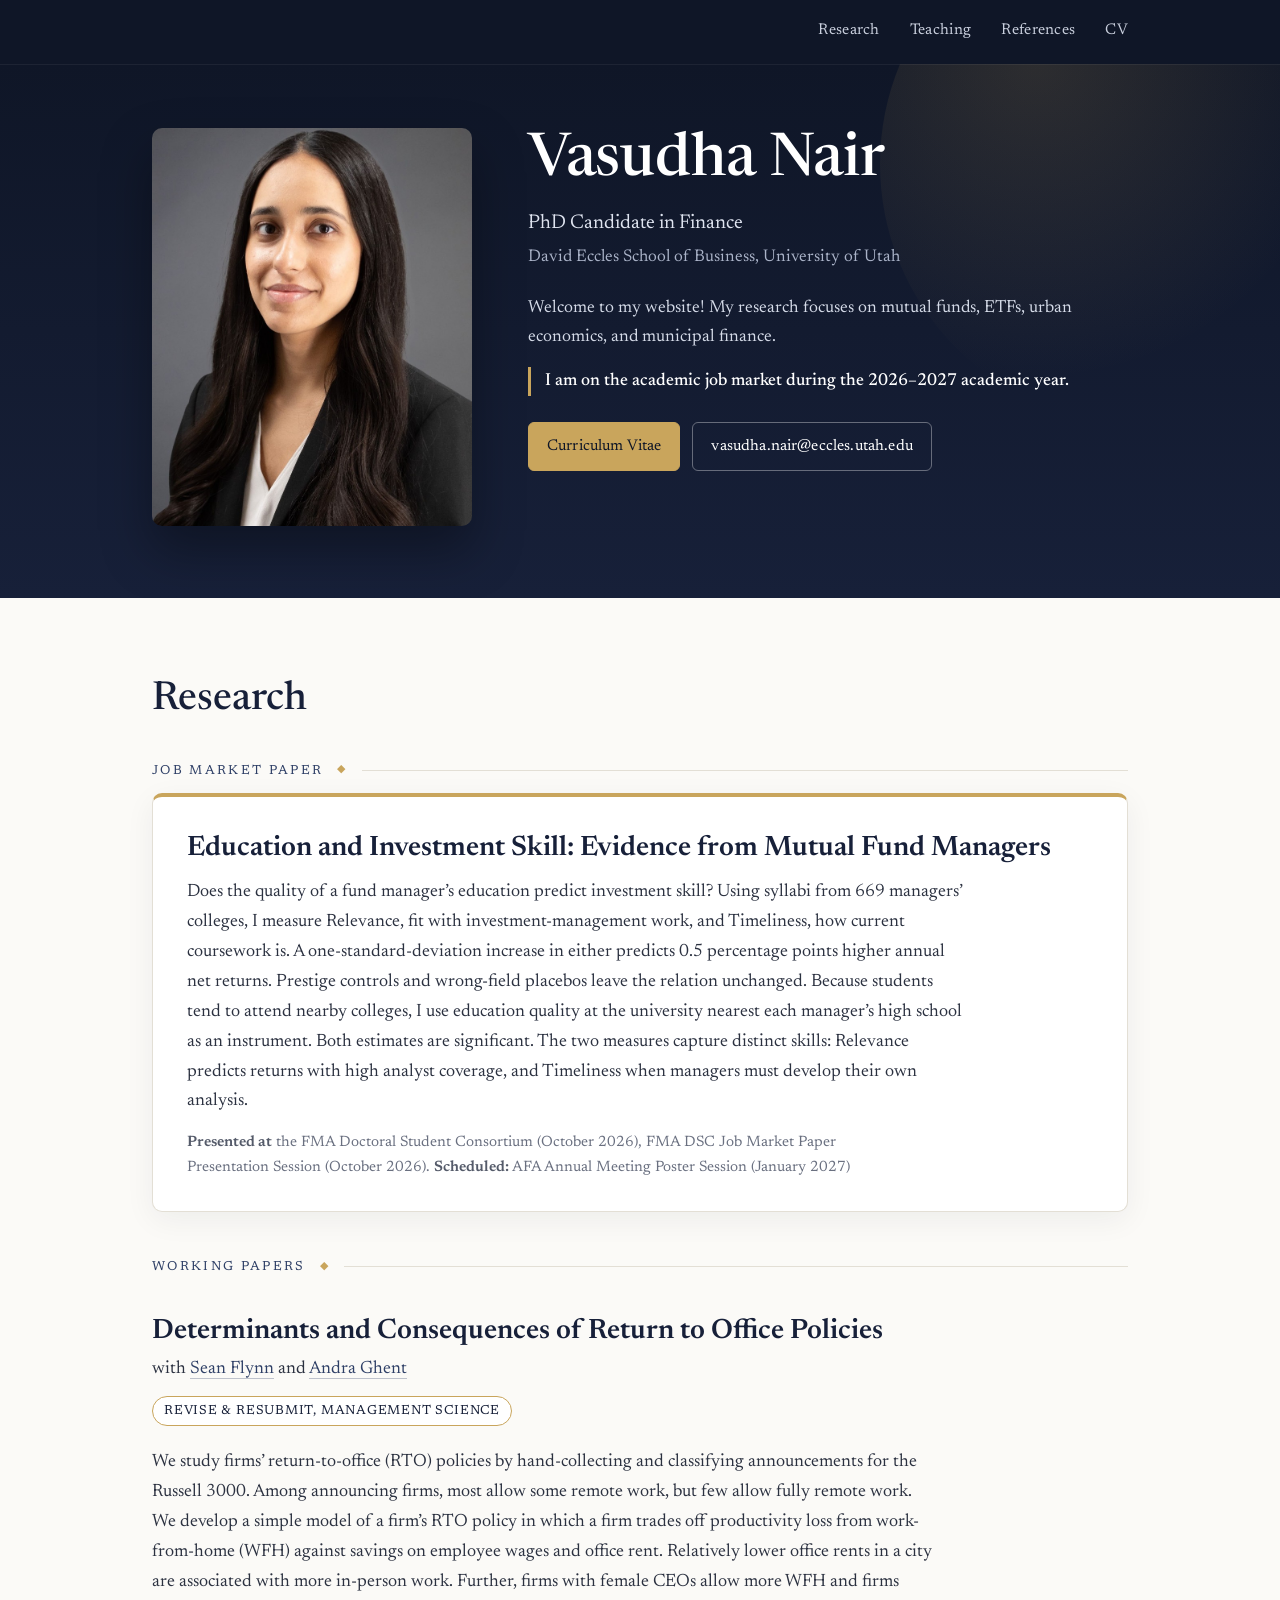
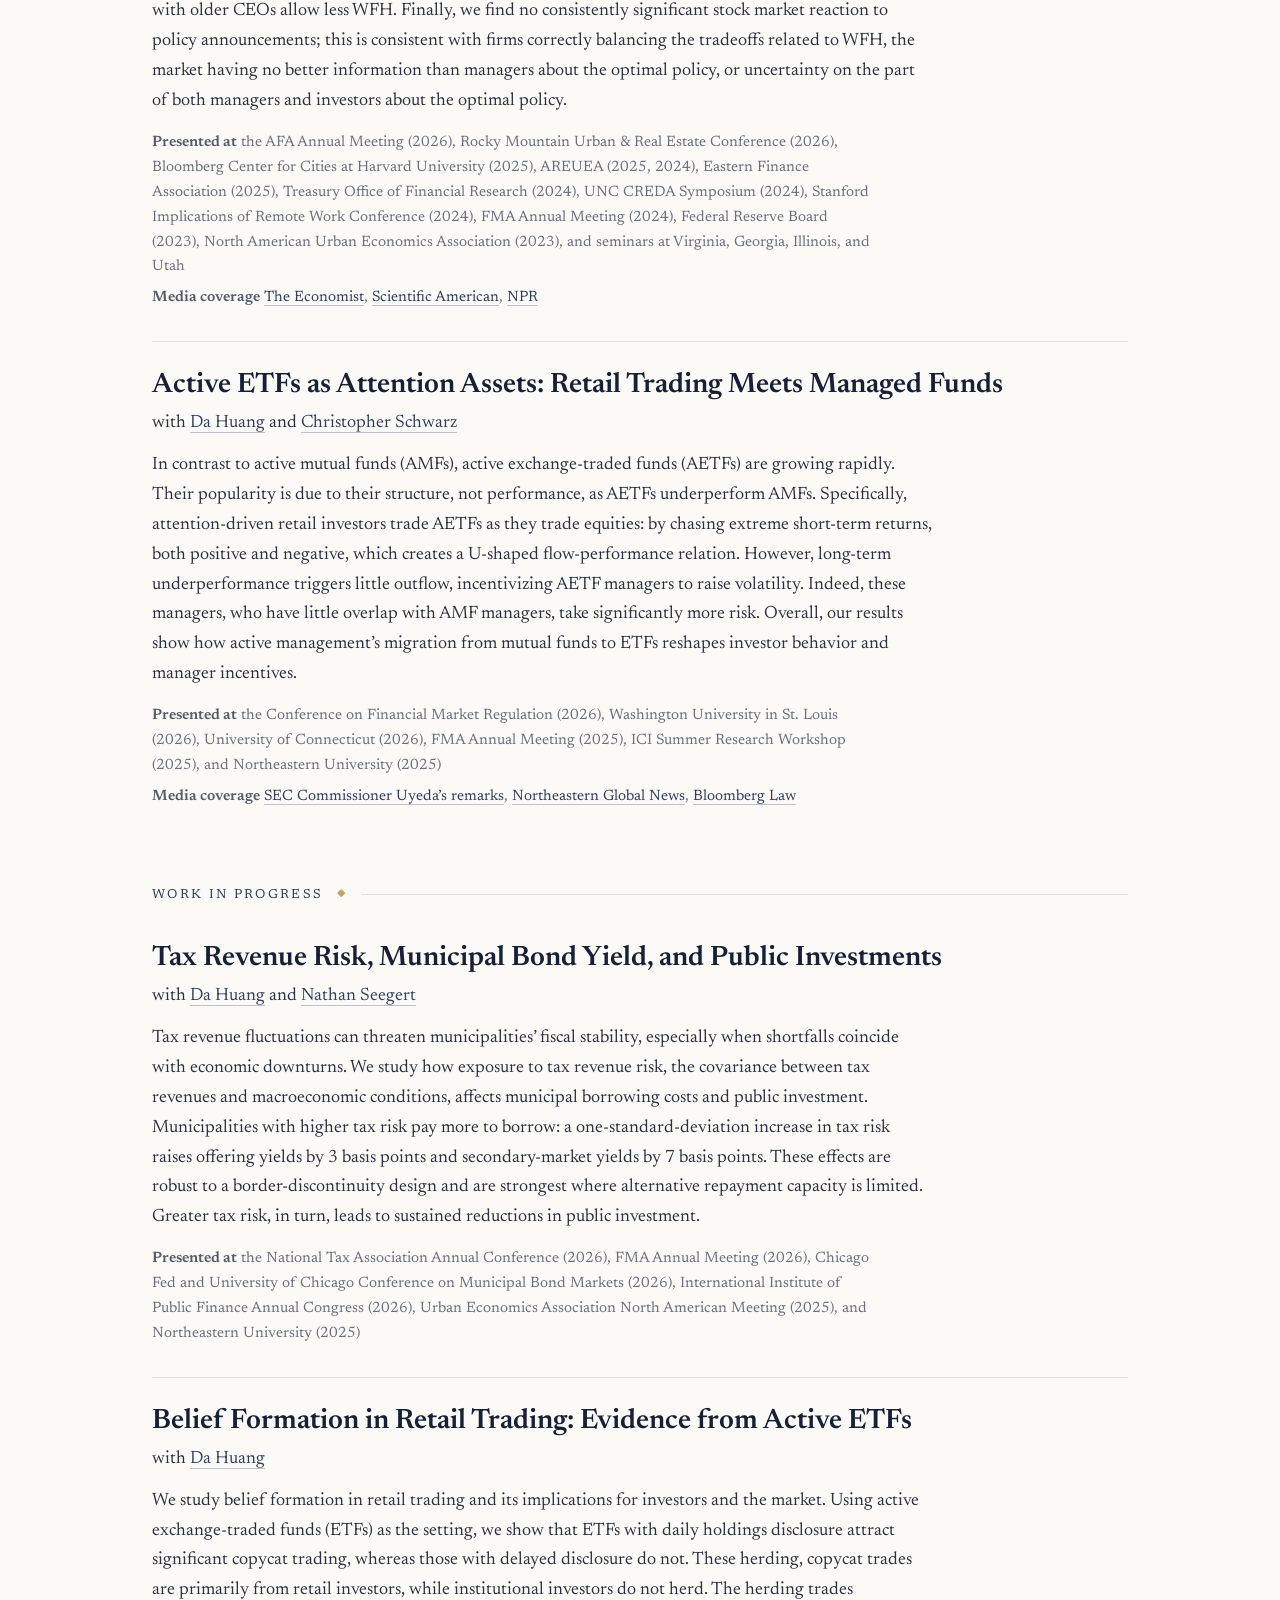
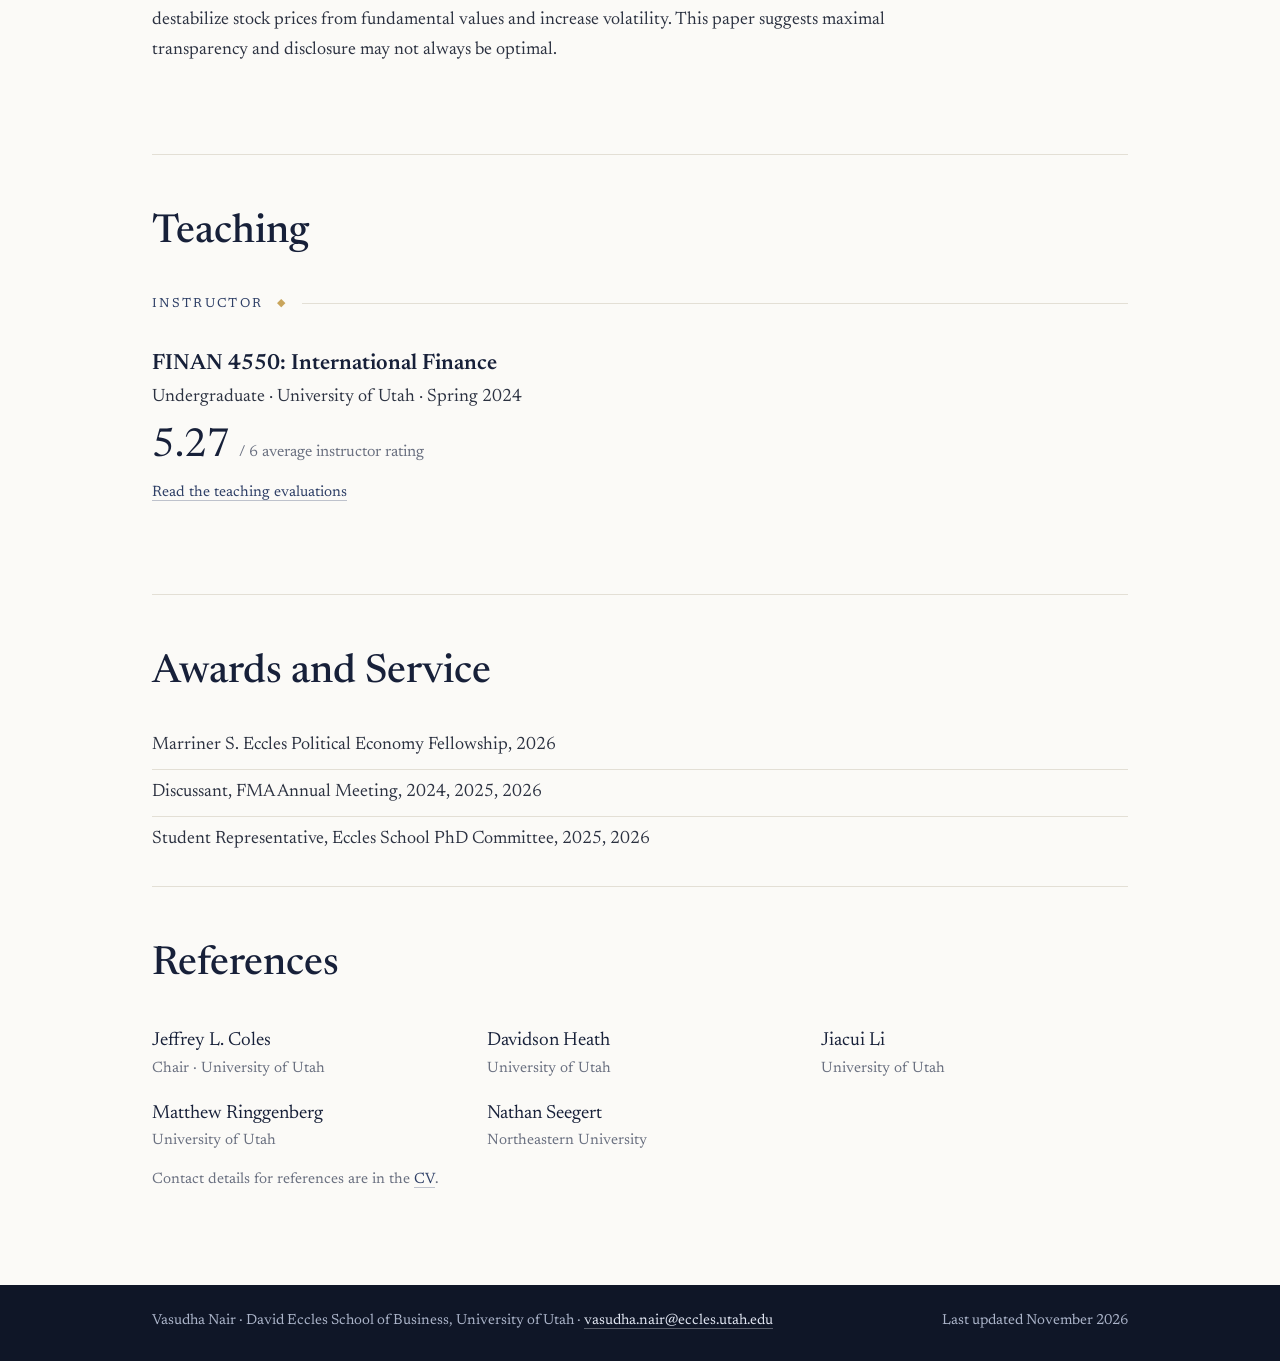
<file: index.html>
<!DOCTYPE html>
<html lang="en">
<head>
<title>Vasudha Nair</title>
<meta name="description" content="Vasudha Nair is a PhD candidate in Finance at the David Eccles School of Business, University of Utah. Research on mutual funds, ETFs, urban economics, and municipal finance.">
<meta charset="utf-8"><meta name="viewport" content="width=device-width, initial-scale=1"><link rel="preconnect" href="https://fonts.googleapis.com"><link rel="preconnect" href="https://fonts.gstatic.com" crossorigin><link href="https://fonts.googleapis.com/css2?family=Newsreader:ital,opsz,wght@0,6..72,400;0,6..72,500;0,6..72,600;1,6..72,400&display=swap" rel="stylesheet"><link rel="stylesheet" href="styles.css">
</head>
<body id="top">
<div class="bar"><div class="wrap"><nav class="nav"><a href="#research">Research</a><a href="#teaching">Teaching</a><a href="#references">References</a><a href="cv/Vasudha_Nair_CV.pdf">CV</a></nav></div></div>
<div class="hero block-top" id="intro"><div class="wrap">
  <div class="frame"><img src="img/vasudha_nair.jpg" alt="Vasudha Nair"></div>
  <div>
    <h1>Vasudha Nair</h1>
    <p class="title">PhD Candidate in Finance</p>
    <p class="affil">David Eccles School of Business, University of Utah</p>
    <p class="bio">Welcome to my website! My research focuses on mutual funds, ETFs, urban economics, and municipal finance.</p>
    <p class="bio market">I am on the academic job market during the 2026&ndash;2027 academic year.</p>
    <div class="btns">
      <a class="btn primary" href="cv/Vasudha_Nair_CV.pdf">Curriculum Vitae</a>
      <a class="btn" href="mailto:vasudha.nair@eccles.utah.edu">vasudha.nair@eccles.utah.edu</a>
    </div>
  </div>
</div></div>

<main class="wrap">
<div class="block" id="research">
  <h2 class="sechead">Research</h2>
  <section>
    <p class="label">Job Market Paper <span>&#9670;</span></p>
    <article class="entry jmp" id="jmp">
      <h2><a href="https://papers.ssrn.com/sol3/papers.cfm?abstract_id=7694303">Education and Investment Skill: Evidence from Mutual Fund Managers</a></h2>
      <p class="abstract">Does the quality of a fund manager&rsquo;s education predict investment skill? Using syllabi from 669 managers&rsquo; colleges, I measure Relevance, fit with investment-management work, and Timeliness, how current coursework is. A one-standard-deviation increase in either predicts 0.5 percentage points higher annual net returns. Prestige controls and wrong-field placebos leave the relation unchanged. Because students tend to attend nearby colleges, I use education quality at the university nearest each manager&rsquo;s high school as an instrument. Both estimates are significant. The two measures capture distinct skills: Relevance predicts returns with high analyst coverage, and Timeliness when managers must develop their own analysis.</p>
      <p class="pres"><b>Presented at</b> the FMA Doctoral Student Consortium (October 2026), FMA DSC Job Market Paper Presentation Session (October 2026). <b>Scheduled:</b> AFA Annual Meeting Poster Session (January 2027)</p>
    </article>
  </section>

  <section>
    <p class="label">Working Papers <span>&#9670;</span></p>
    <article class="entry" id="rto">
      <h2><a href="https://papers.ssrn.com/sol3/papers.cfm?abstract_id=4757876">Determinants and Consequences of Return to Office Policies</a></h2>
      <p class="with">with <a href="https://sites.google.com/site/seanjflynnjr/home">Sean Flynn</a> and <a href="http://www.andraghent.com/">Andra Ghent</a></p>
      <span class="pill">Revise &amp; Resubmit, Management Science</span>
      <p class="abstract">We study firms&rsquo; return-to-office (RTO) policies by hand-collecting and classifying announcements for the Russell 3000. Among announcing firms, most allow some remote work, but few allow fully remote work. We develop a simple model of a firm&rsquo;s RTO policy in which a firm trades off productivity loss from work-from-home (WFH) against savings on employee wages and office rent. Relatively lower office rents in a city are associated with more in-person work. Further, firms with female CEOs allow more WFH and firms with older CEOs allow less WFH. Finally, we find no consistently significant stock market reaction to policy announcements; this is consistent with firms correctly balancing the tradeoffs related to WFH, the market having no better information than managers about the optimal policy, or uncertainty on the part of both managers and investors about the optimal policy.</p>
      <p class="pres"><b>Presented at</b> the AFA Annual Meeting (2026), Rocky Mountain Urban &amp; Real Estate Conference (2026), Bloomberg Center for Cities at Harvard University (2025), AREUEA (2025, 2024), Eastern Finance Association (2025), Treasury Office of Financial Research (2024), UNC CREDA Symposium (2024), Stanford Implications of Remote Work Conference (2024), FMA Annual Meeting (2024), Federal Reserve Board (2023), North American Urban Economics Association (2023), and seminars at Virginia, Georgia, Illinois, and Utah</p>
      <p class="pres"><b>Media coverage</b> <a href="https://www.economist.com/business/2024/10/23/are-bosses-right-to-insist-that-workers-return-to-the-office">The Economist</a>, <a href="https://www.scientificamerican.com/article/return-to-office-demands-dont-benefit-employees-or-businesses/">Scientific American</a>, <a href="https://the1a.org/segments/the-great-remote-work-rethink-of-2024/">NPR</a></p>
    </article>

    <article class="entry" id="aetf">
      <h2><a href="https://papers.ssrn.com/sol3/papers.cfm?abstract_id=5426275">Active ETFs as Attention Assets: Retail Trading Meets Managed Funds</a></h2>
      <p class="with">with <a href="https://dahuang-finance.github.io/">Da Huang</a> and <a href="https://merage.uci.edu/research-faculty/faculty-directory/Christopher-Schwarz.html">Christopher Schwarz</a></p>
      <p class="abstract">In contrast to active mutual funds (AMFs), active exchange-traded funds (AETFs) are growing rapidly. Their popularity is due to their structure, not performance, as AETFs underperform AMFs. Specifically, attention-driven retail investors trade AETFs as they trade equities: by chasing extreme short-term returns, both positive and negative, which creates a U-shaped flow-performance relation. However, long-term underperformance triggers little outflow, incentivizing AETF managers to raise volatility. Indeed, these managers, who have little overlap with AMF managers, take significantly more risk. Overall, our results show how active management&rsquo;s migration from mutual funds to ETFs reshapes investor behavior and manager incentives.</p>
      <p class="pres"><b>Presented at</b> the Conference on Financial Market Regulation (2026), Washington University in St. Louis (2026), University of Connecticut (2026), FMA Annual Meeting (2025), ICI Summer Research Workshop (2025), and Northeastern University (2025)</p>
      <p class="pres"><b>Media coverage</b> <a href="https://www.sec.gov/newsroom/speeches-statements/uyeda-remarks-conference-financial-market-regulation-050726#_ftn7:~:text=Da%20Huang,Managed%20Funds%20(Apr.%202026)">SEC Commissioner Uyeda&rsquo;s remarks</a>, <a href="https://news.northeastern.edu/2025/10/23/active-etf-performance-research/">Northeastern Global News</a>, <a href="https://news.bloomberglaw.com/business-and-practice/venezuela-linked-etf-application-poses-thorny-choice-for-sec/">Bloomberg Law</a></p>
    </article>
  </section>

  <section>
    <p class="label">Work in Progress <span>&#9670;</span></p>
    <article class="entry" id="muni">
      <h2>Tax Revenue Risk, Municipal Bond Yield, and Public Investments</h2>
      <p class="with">with <a href="https://dahuang-finance.github.io/">Da Huang</a> and <a href="https://www.nathanseegert.com/">Nathan Seegert</a></p>
      <p class="abstract">Tax revenue fluctuations can threaten municipalities&rsquo; fiscal stability, especially when shortfalls coincide with economic downturns. We study how exposure to tax revenue risk, the covariance between tax revenues and macroeconomic conditions, affects municipal borrowing costs and public investment. Municipalities with higher tax risk pay more to borrow: a one-standard-deviation increase in tax risk raises offering yields by 3 basis points and secondary-market yields by 7 basis points. These effects are robust to a border-discontinuity design and are strongest where alternative repayment capacity is limited. Greater tax risk, in turn, leads to sustained reductions in public investment.</p>
      <p class="pres"><b>Presented at</b> the National Tax Association Annual Conference (2026), FMA Annual Meeting (2026), Chicago Fed and University of Chicago Conference on Municipal Bond Markets (2026), International Institute of Public Finance Annual Congress (2026), Urban Economics Association North American Meeting (2025), and Northeastern University (2025)</p>
    </article>

    <article class="entry" id="belief">
      <h2>Belief Formation in Retail Trading: Evidence from Active ETFs</h2>
      <p class="with">with <a href="https://dahuang-finance.github.io/">Da Huang</a></p>
      <p class="abstract">We study belief formation in retail trading and its implications for investors and the market. Using active exchange-traded funds (ETFs) as the setting, we show that ETFs with daily holdings disclosure attract significant copycat trading, whereas those with delayed disclosure do not. These herding, copycat trades are primarily from retail investors, while institutional investors do not herd. The herding trades destabilize stock prices from fundamental values and increase volatility. This paper suggests maximal transparency and disclosure may not always be optimal.</p>
    </article>
  </section>
</div>

<div class="block" id="teaching">
  <h2 class="sechead">Teaching</h2>
  <section>
    <p class="label">Instructor <span>&#9670;</span></p>
    <article class="entry">
      <h3>FINAN 4550: International Finance</h3>
      <p class="with">Undergraduate &middot; University of Utah &middot; Spring 2024</p>
      <p class="rating">5.27 <small>/ 6 average instructor rating</small></p>
      <p class="note"><a href="teaching/FINAN4550_course_evaluations.pdf">Read the teaching evaluations</a></p>
    </article>
  </section>
</div>

<div class="block" id="awards">
  <h2 class="sechead">Awards and Service</h2>
  <ul class="plain">
    <li>Marriner S. Eccles Political Economy Fellowship, 2026</li>
    <li>Discussant, FMA Annual Meeting, 2024, 2025, 2026</li>
    <li>Student Representative, Eccles School PhD Committee, 2025, 2026</li>
  </ul>
</div>

<div class="block" id="references">
  <h2 class="sechead">References</h2>
  <section>
    <div class="refs">
      <div><div class="name">Jeffrey L. Coles</div><div class="inst">Chair &middot; University of Utah</div></div>
      <div><div class="name">Davidson Heath</div><div class="inst">University of Utah</div></div>
      <div><div class="name">Jiacui Li</div><div class="inst">University of Utah</div></div>
      <div><div class="name">Matthew Ringgenberg</div><div class="inst">University of Utah</div></div>
      <div><div class="name">Nathan Seegert</div><div class="inst">Northeastern University</div></div>
    </div>
    <p class="note">Contact details for references are in the <a href="cv/Vasudha_Nair_CV.pdf">CV</a>.</p>
  </section>
</div>
</main>
<footer><div class="wrap"><span>Vasudha Nair &middot; David Eccles School of Business, University of Utah &middot; <a href="mailto:vasudha.nair@eccles.utah.edu">vasudha.nair@eccles.utah.edu</a></span><span>Last updated November 2026</span></div></footer>
<script>
(function(){var links=document.querySelectorAll('.nav a[href^="#"]');if(!('IntersectionObserver' in window))return;
var io=new IntersectionObserver(function(es){es.forEach(function(e){if(e.isIntersecting){links.forEach(function(a){a.classList.toggle('on',a.getAttribute('href')==='#'+e.target.id)})}})},{rootMargin:'-40% 0px -55% 0px'});
document.querySelectorAll(".block,#intro").forEach(function(s){io.observe(s)})})();
</script>
</body>
</html>
</file>
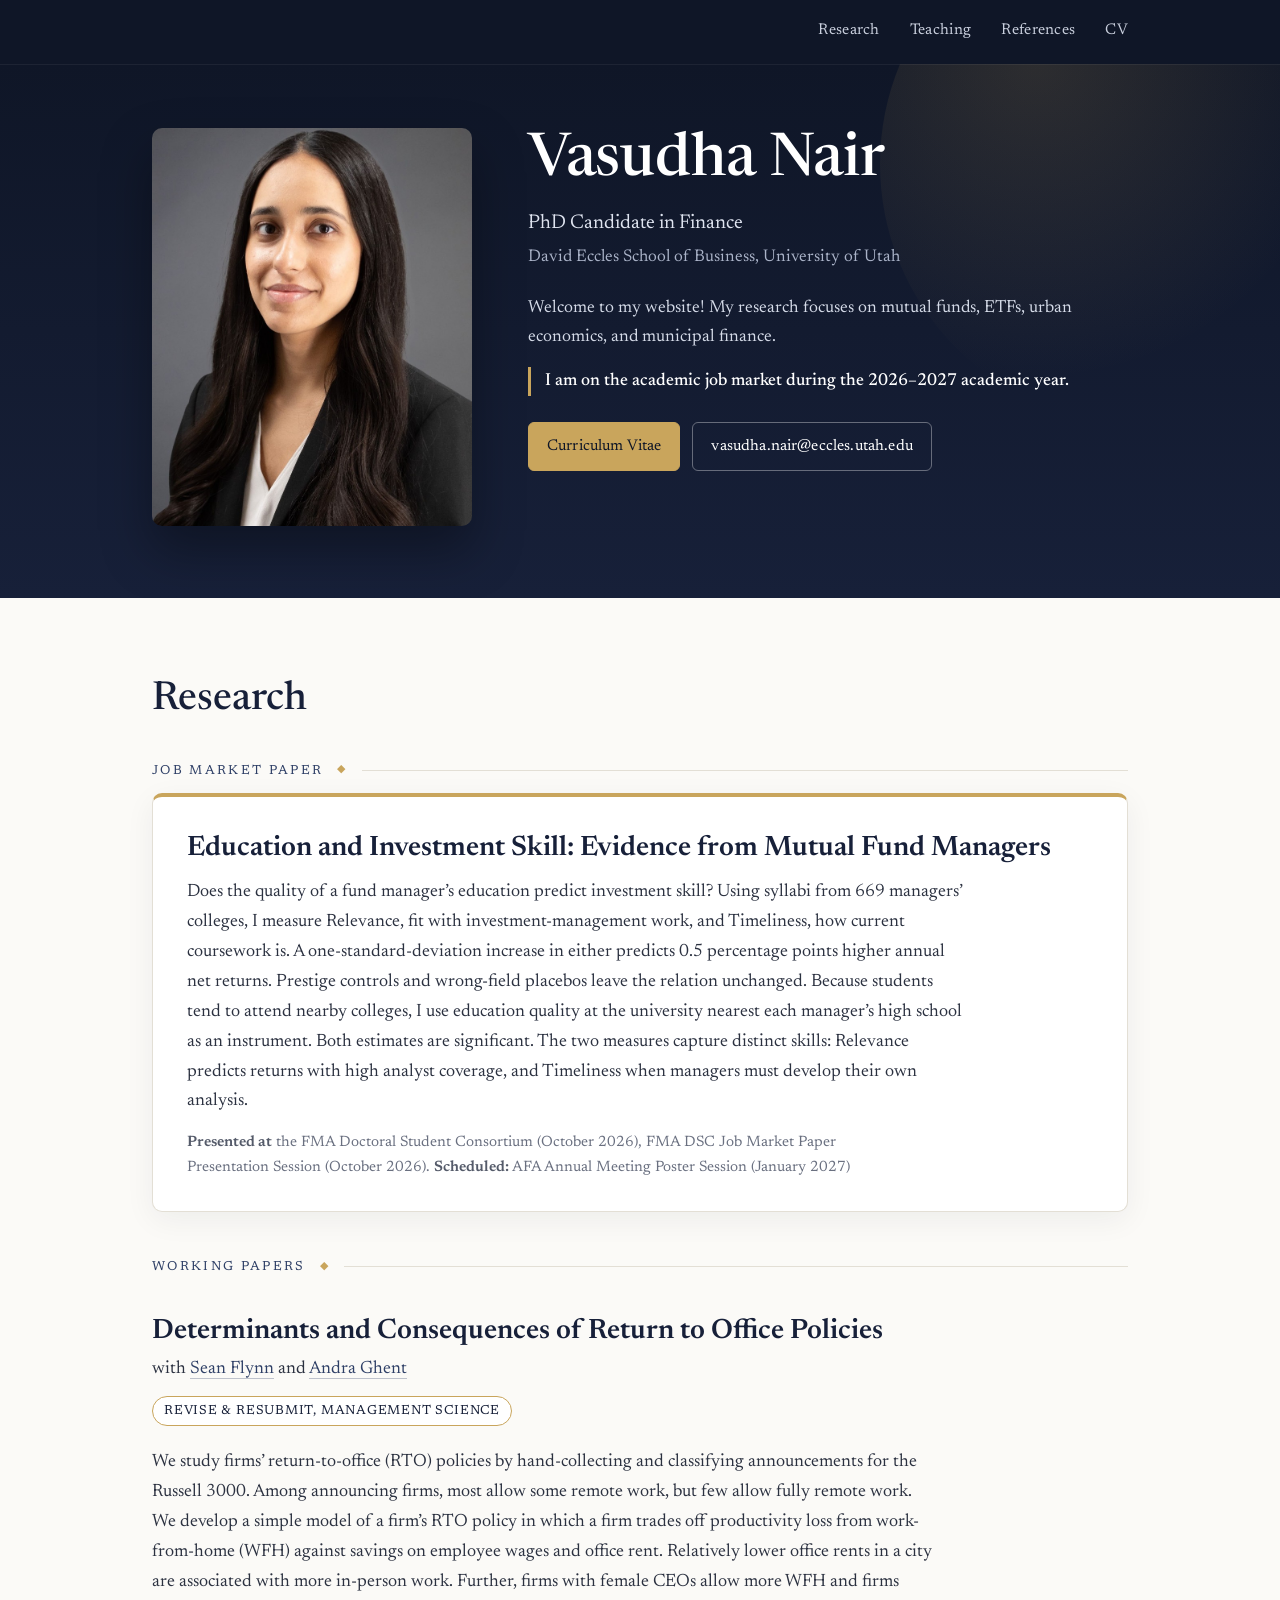
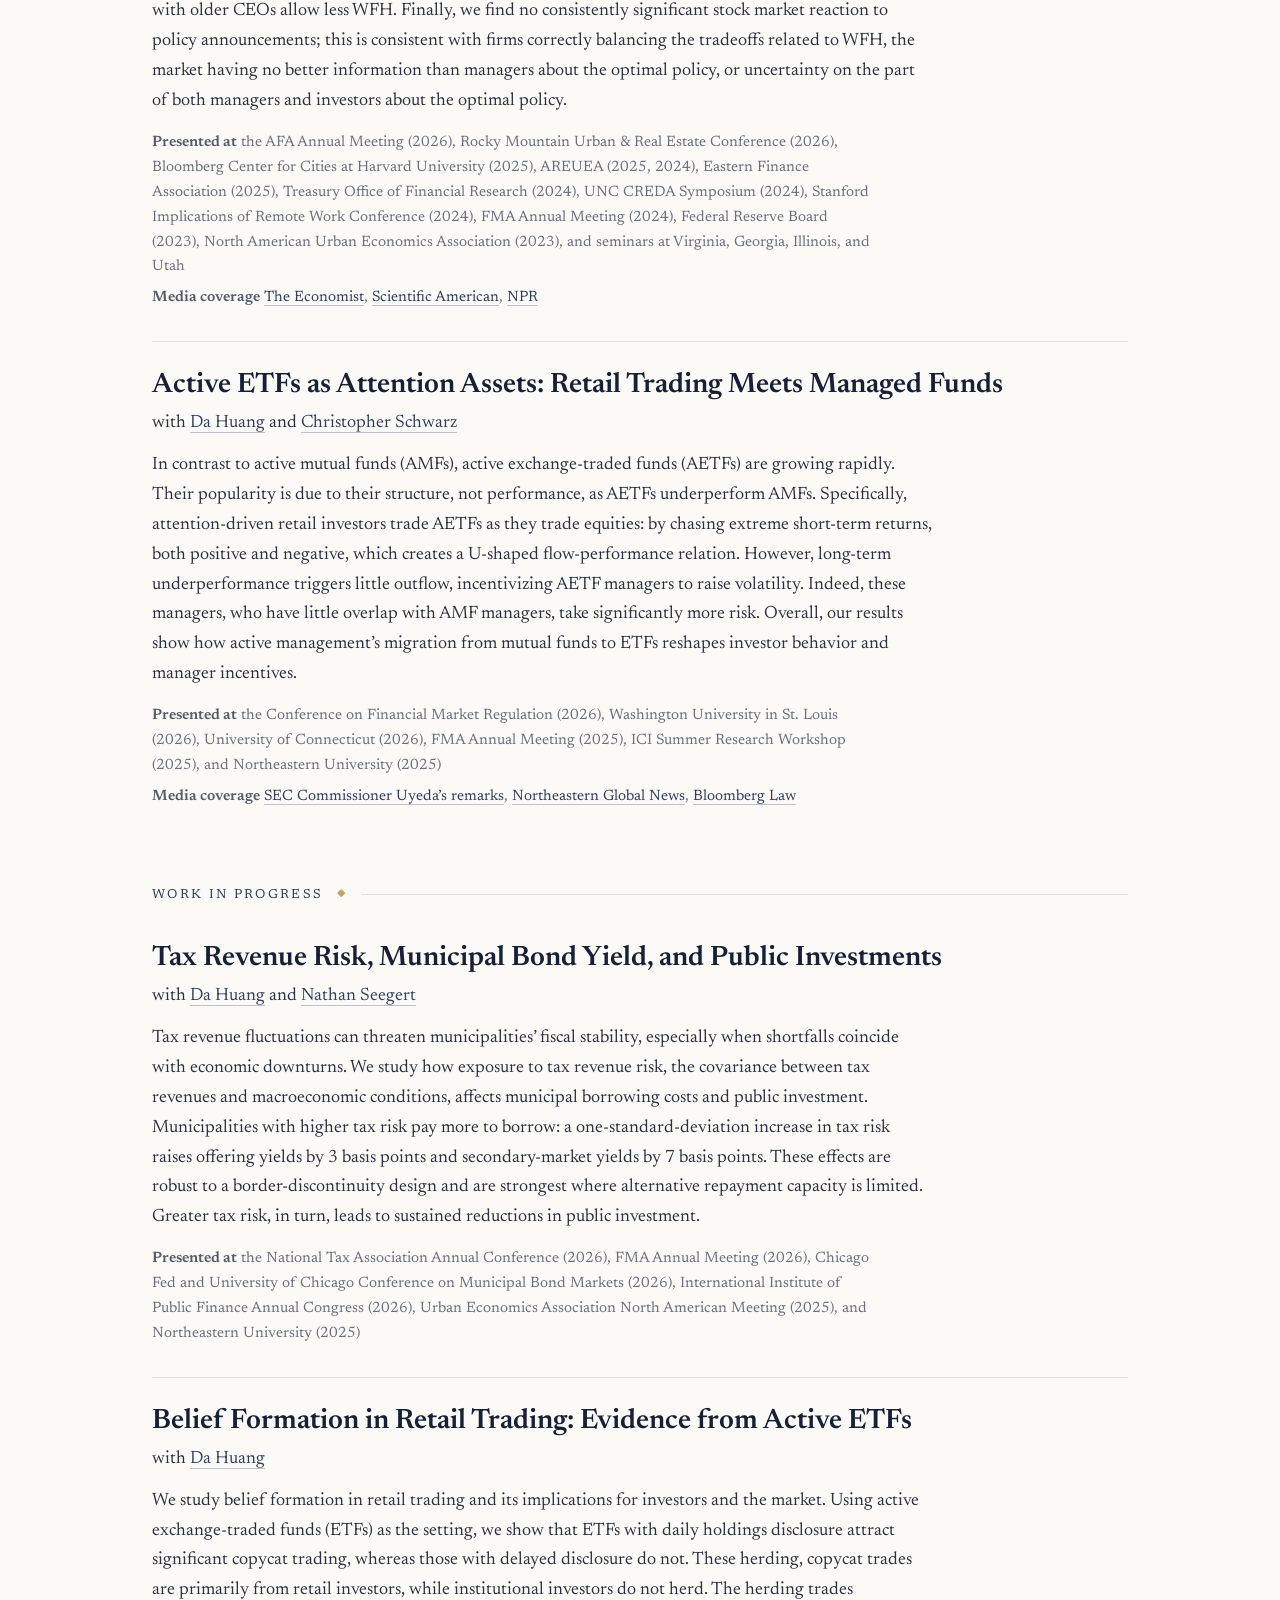
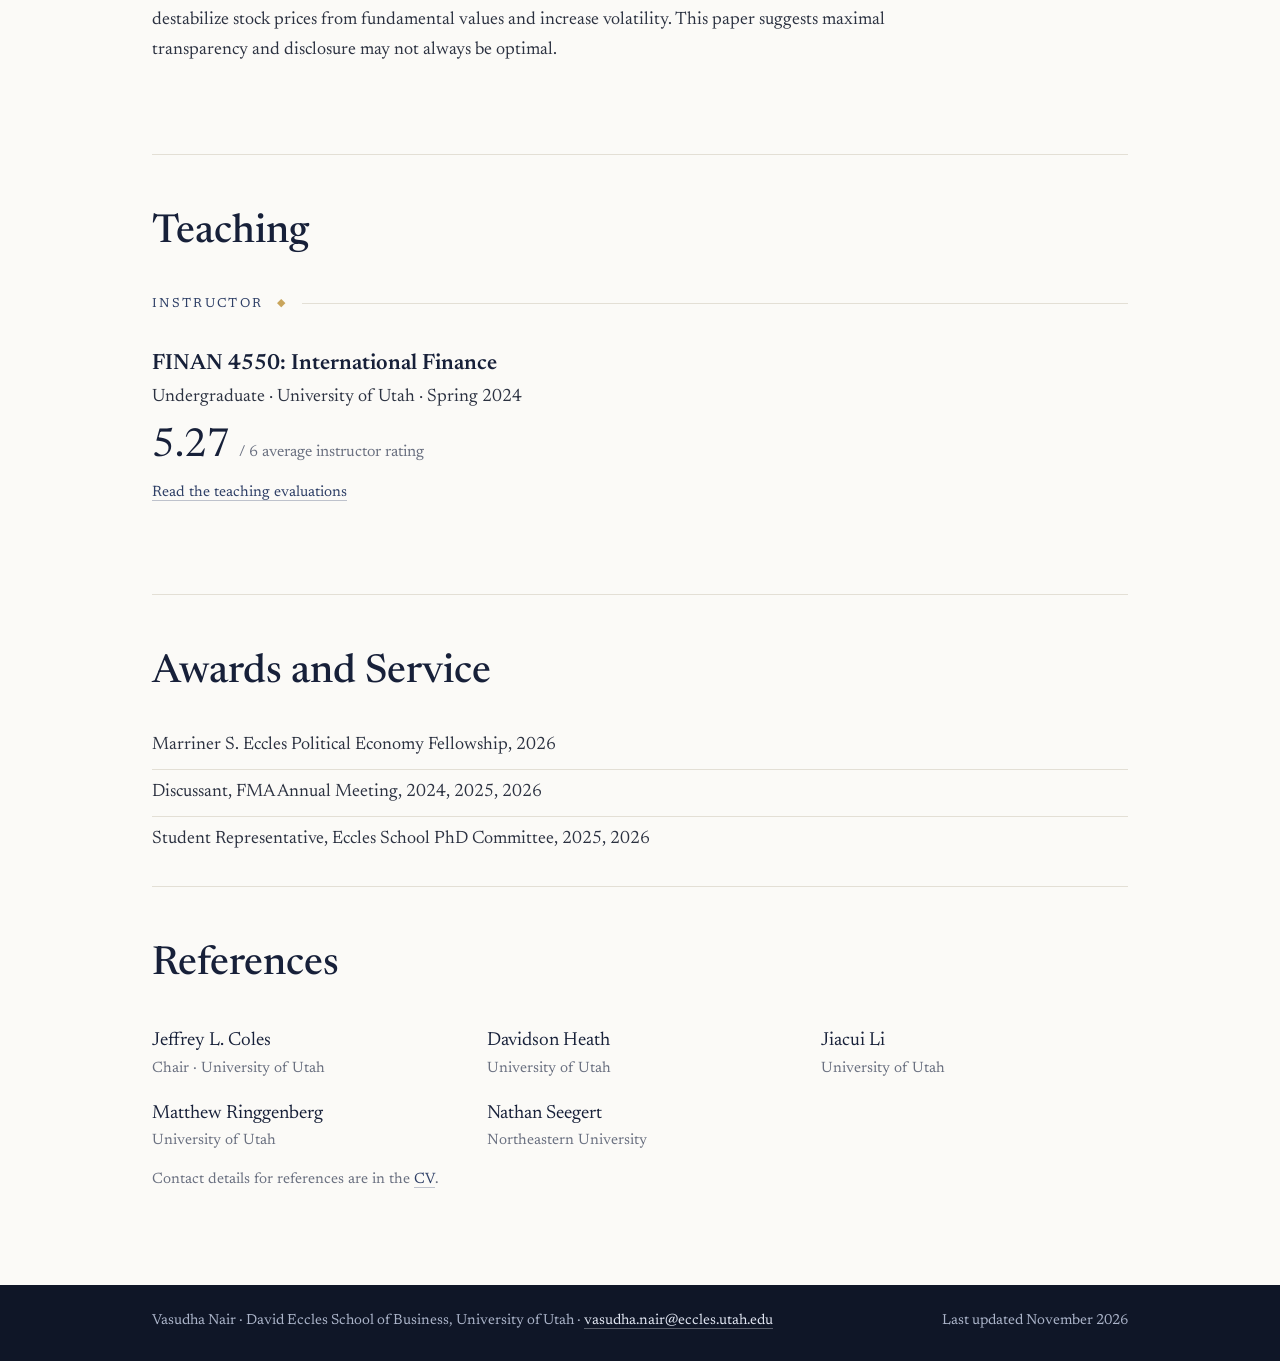
<file: research/index.html>
<!DOCTYPE html><html lang="en"><head><meta charset="utf-8"><title>Vasudha Nair</title>
<meta http-equiv="refresh" content="0; url=/#research"><link rel="canonical" href="https://www.vasudhanair.com/#research">
<script>location.replace("/#research");</script></head>
<body><p>Redirecting to <a href="/#research">vasudhanair.com/#research</a>.</p></body></html>
</file>
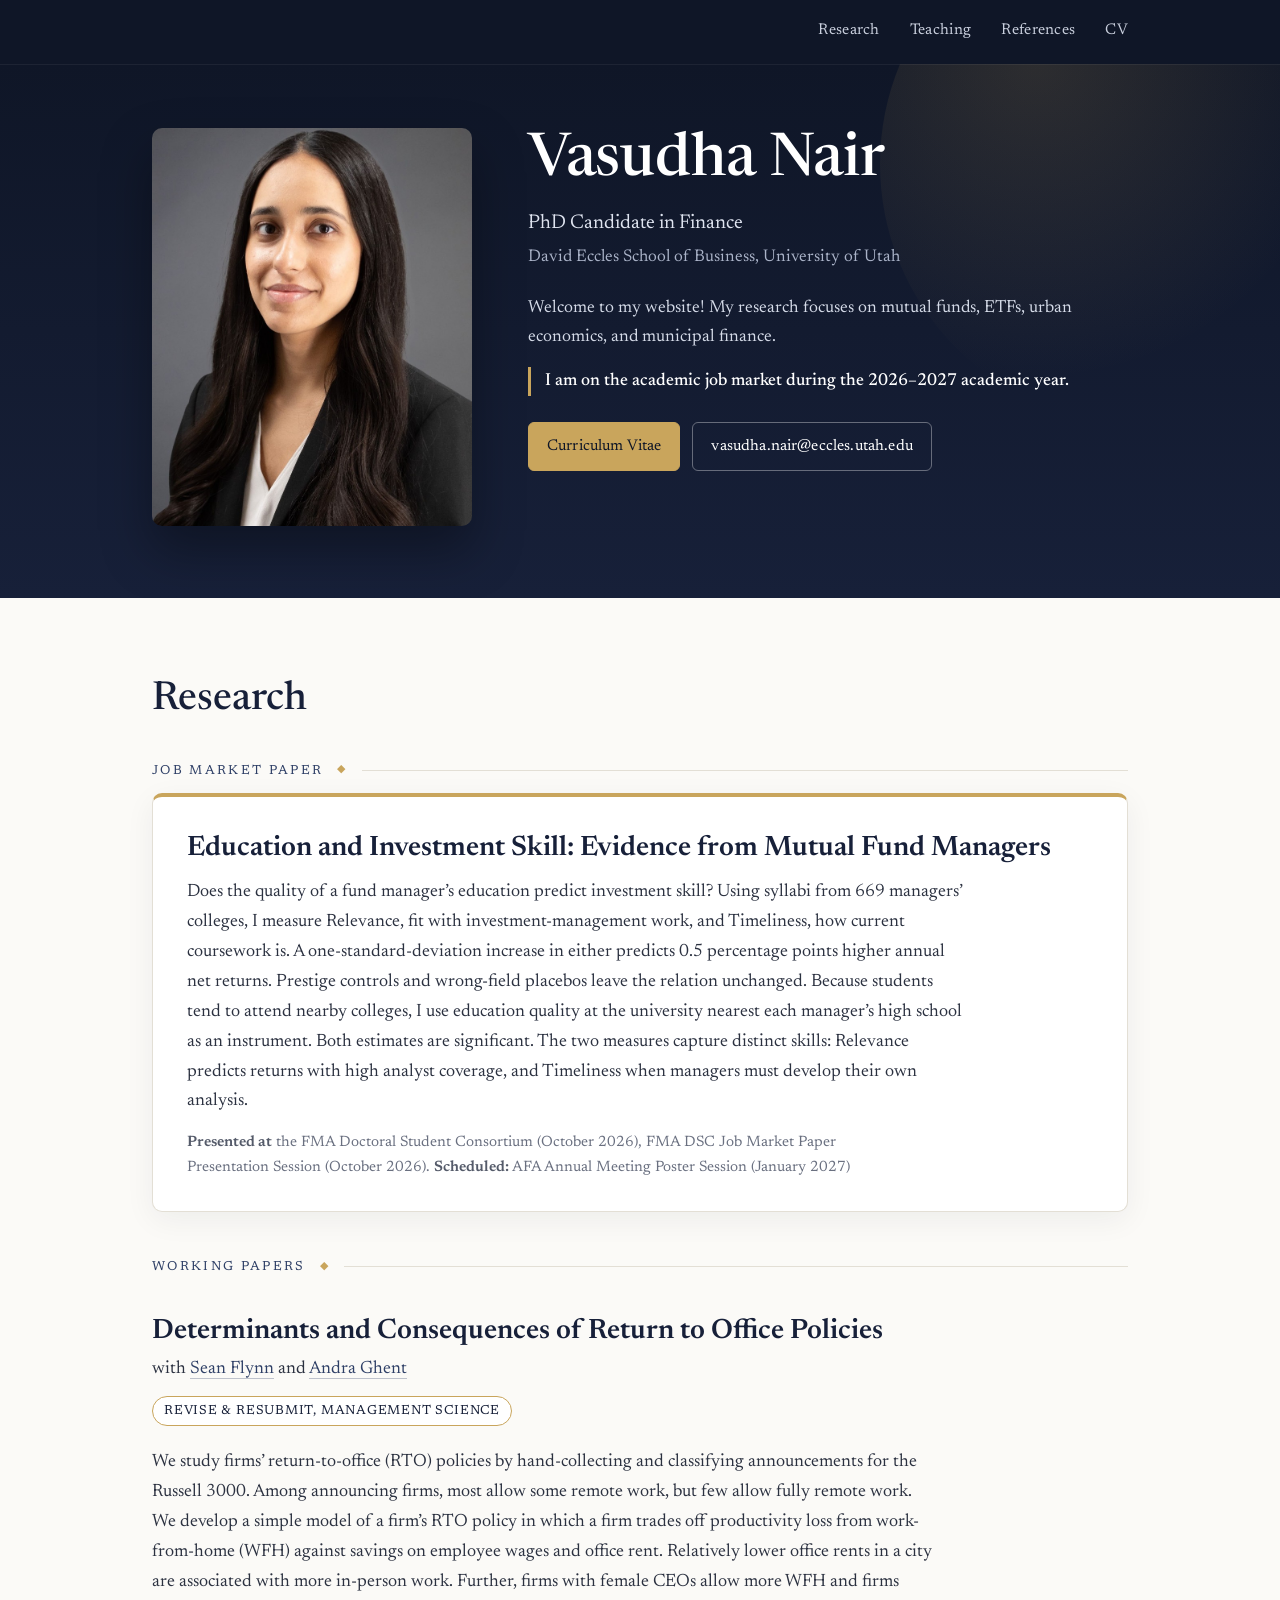
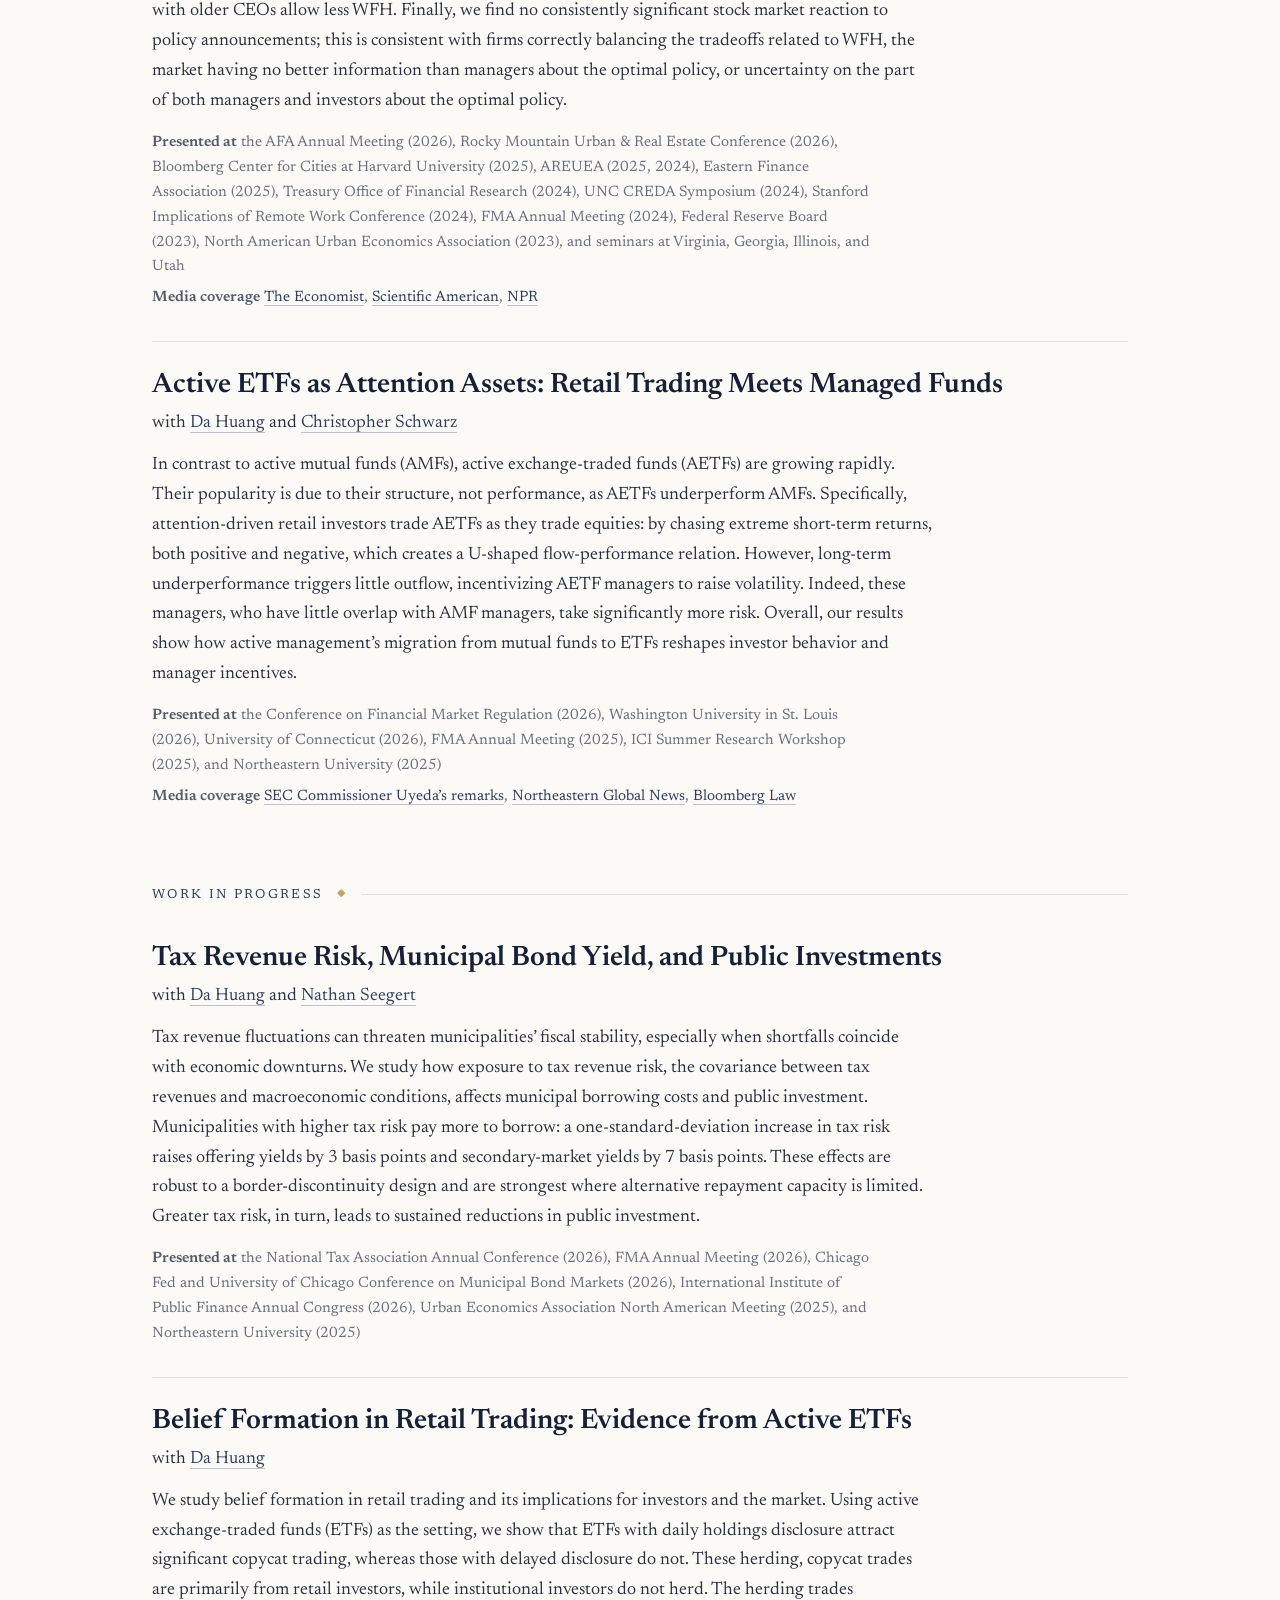
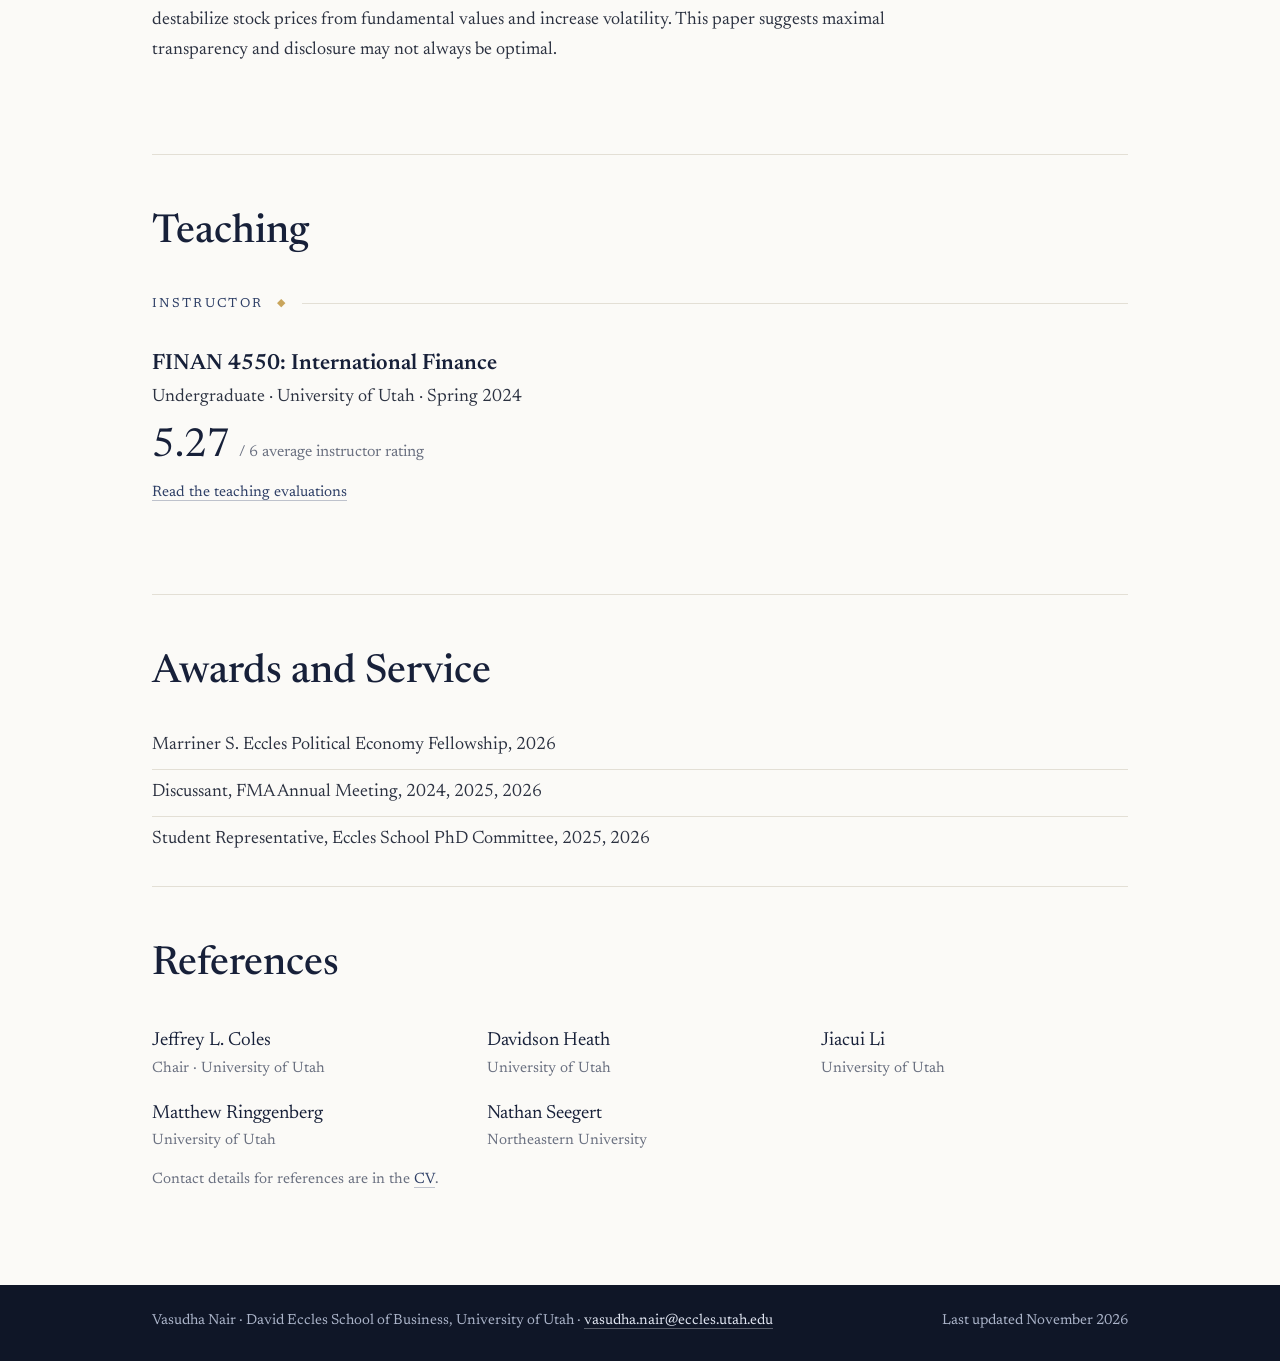
<file: teaching/index.html>
<!DOCTYPE html><html lang="en"><head><meta charset="utf-8"><title>Vasudha Nair</title>
<meta http-equiv="refresh" content="0; url=/#teaching"><link rel="canonical" href="https://www.vasudhanair.com/#teaching">
<script>location.replace("/#teaching");</script></head>
<body><p>Redirecting to <a href="/#teaching">vasudhanair.com/#teaching</a>.</p></body></html>
</file>
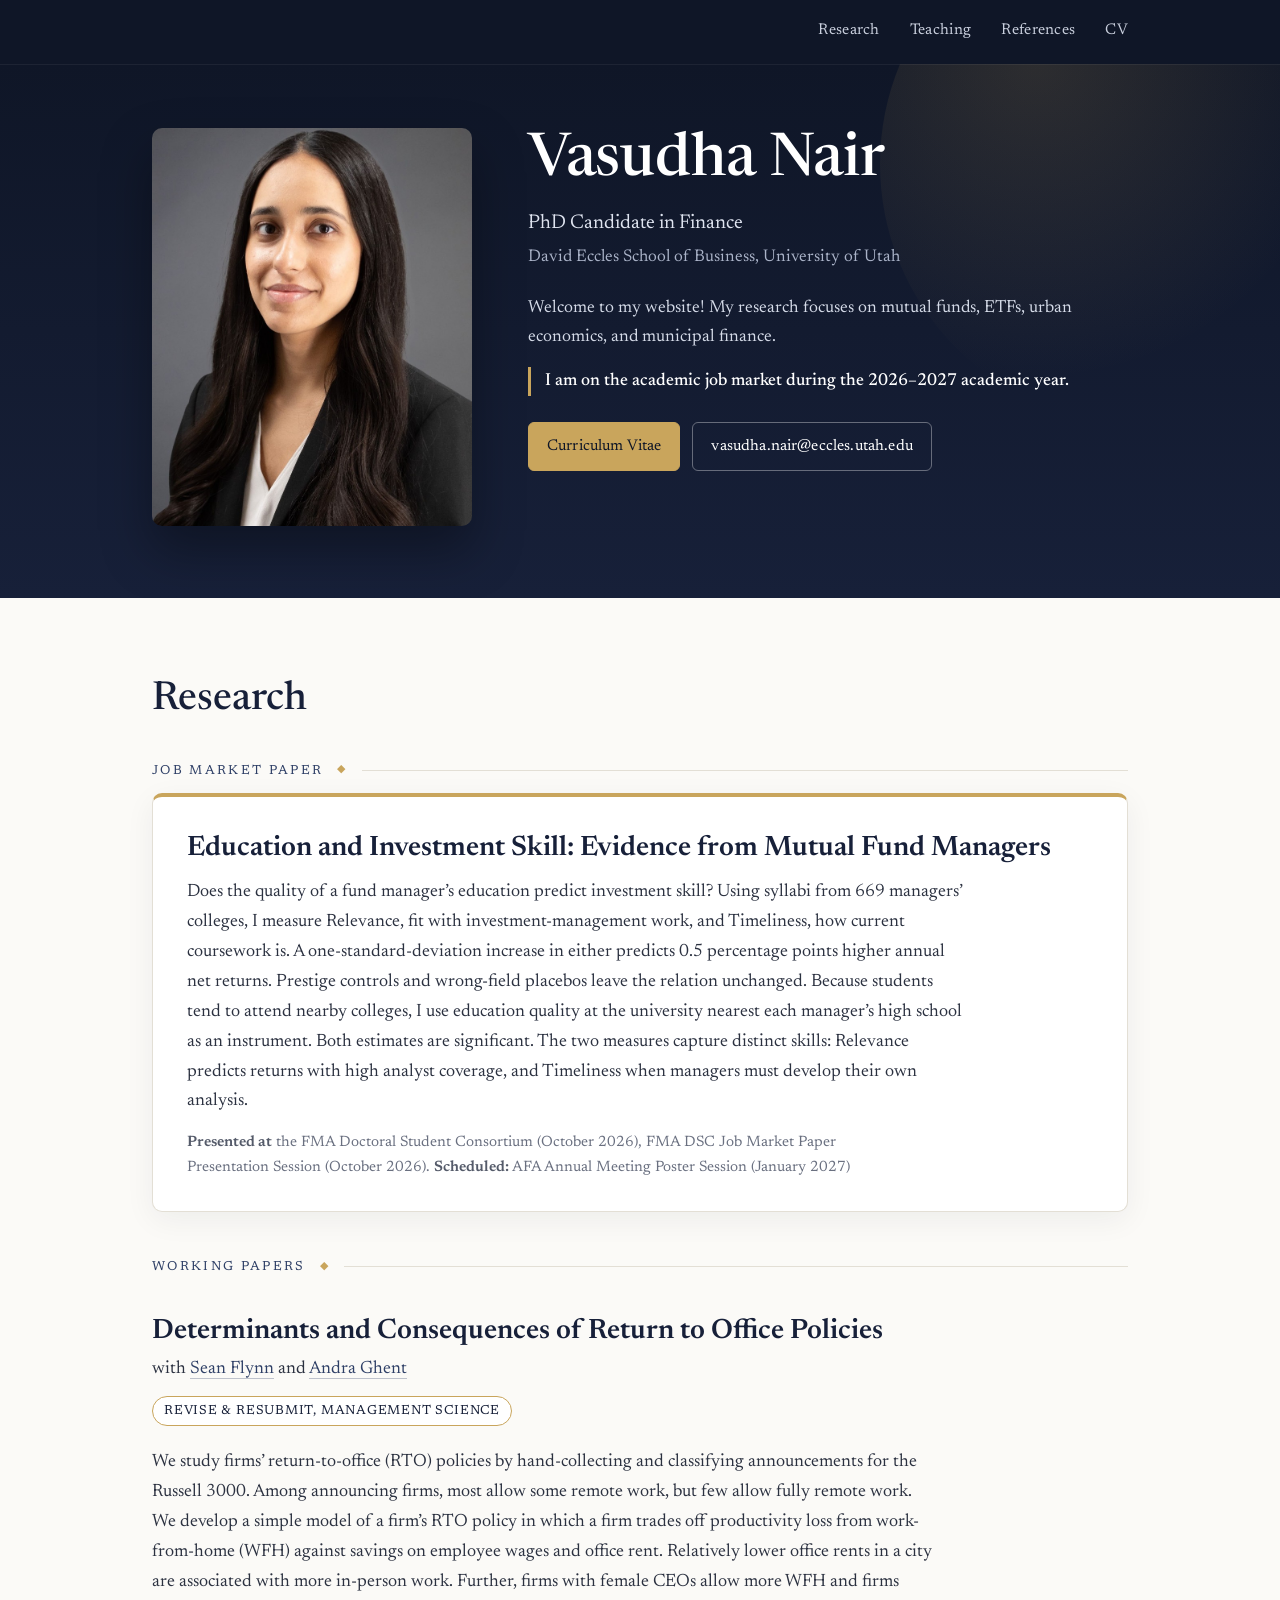
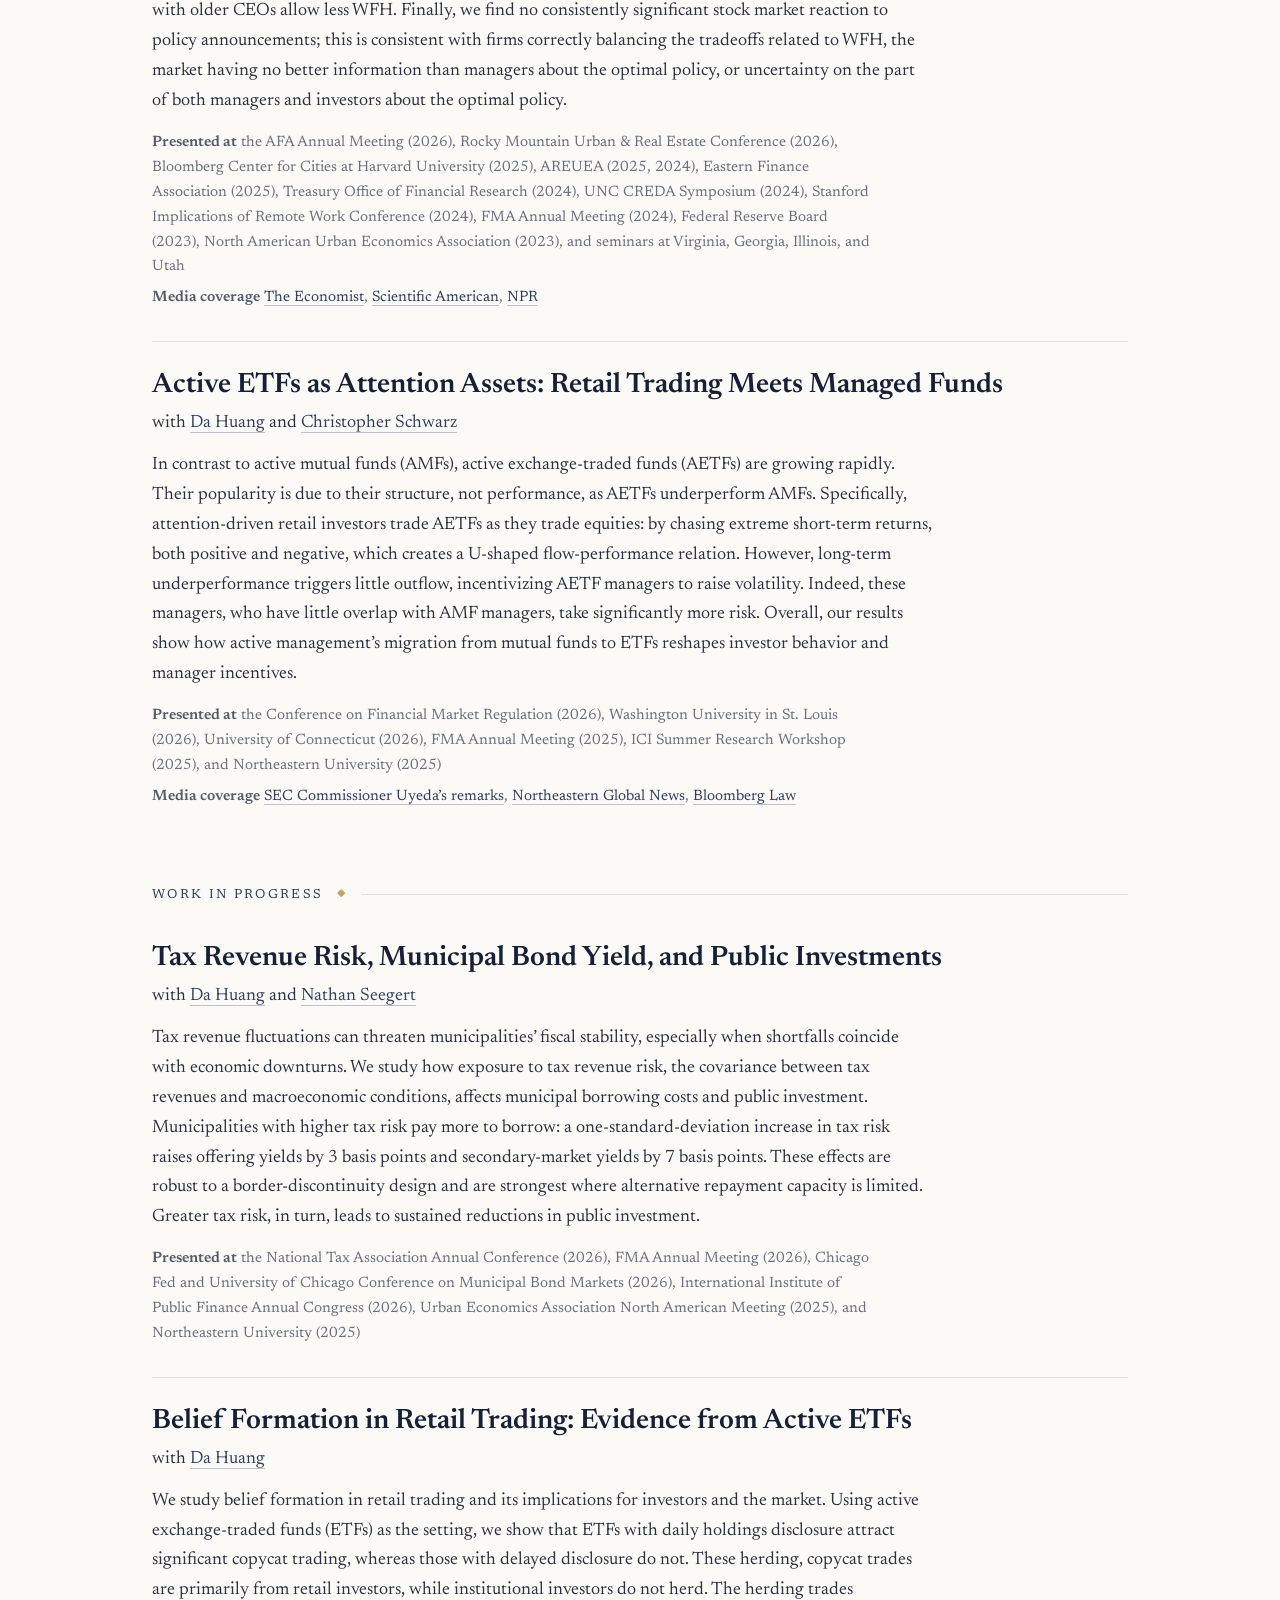
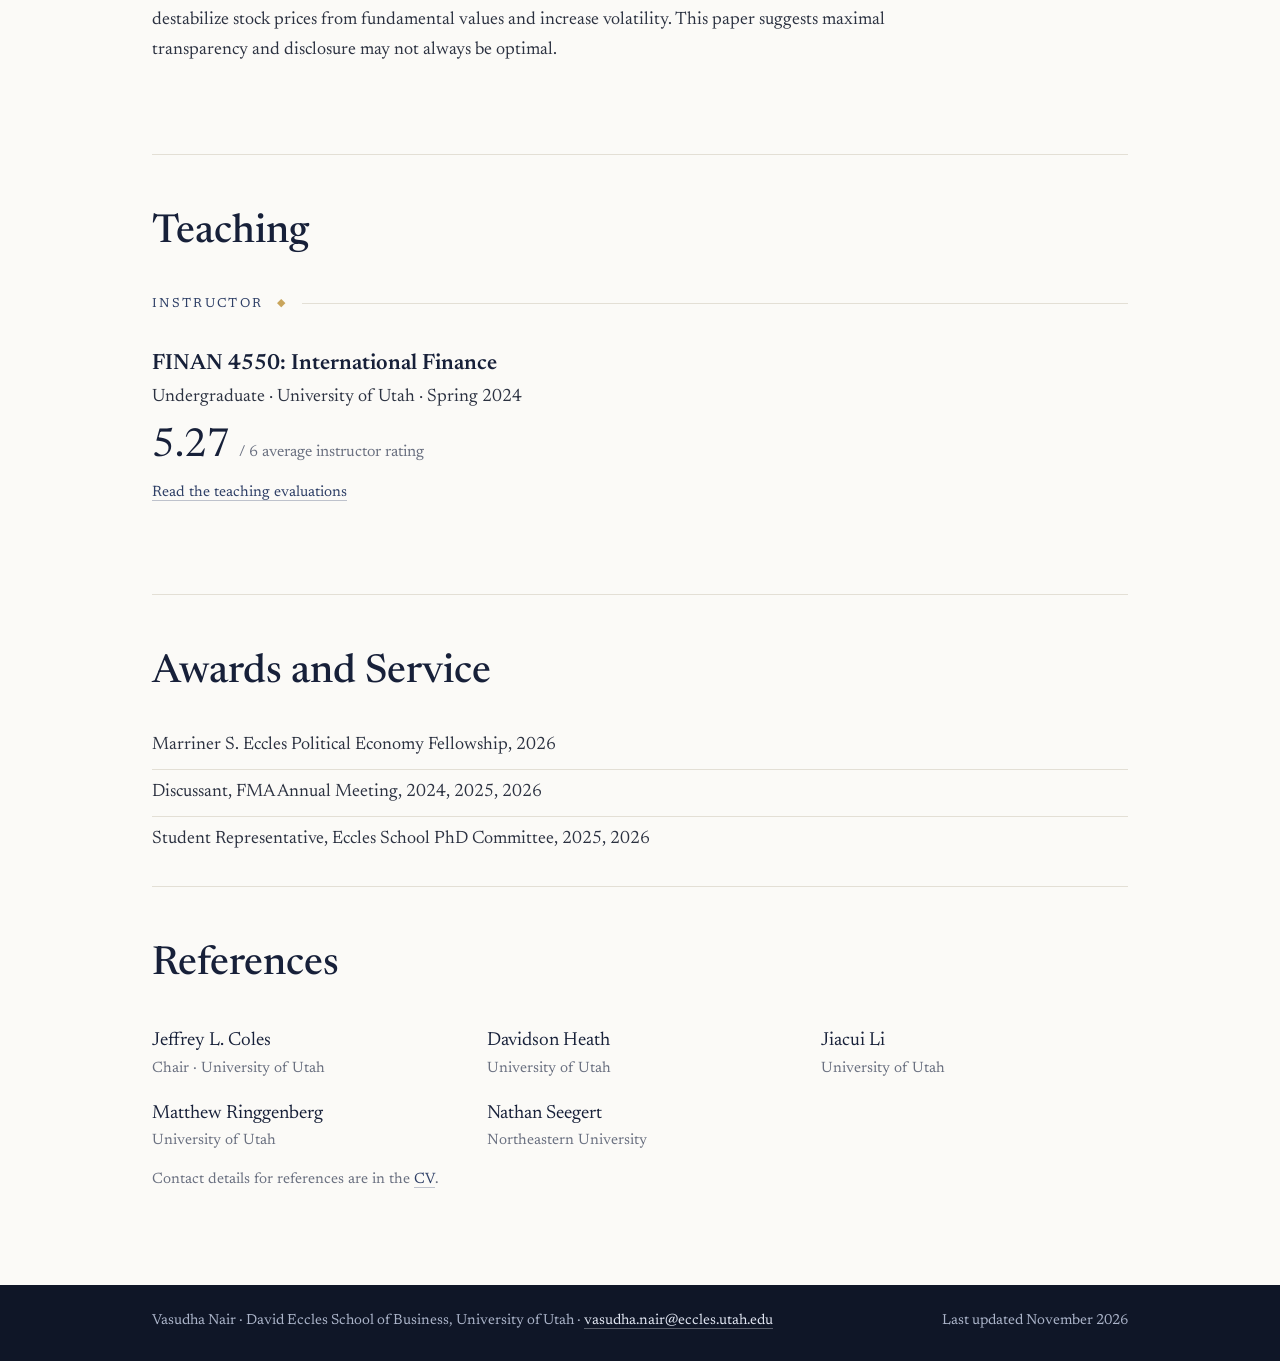
<file: research.html>
<!DOCTYPE html><html lang="en"><head><meta charset="utf-8"><title>Vasudha Nair</title>
<meta http-equiv="refresh" content="0; url=/#research"><link rel="canonical" href="https://www.vasudhanair.com/">
<script>location.replace("/"+(location.hash||"#research"));</script></head>
<body><p>Redirecting to <a href="/#research">vasudhanair.com/#research</a>.</p></body></html>
</file>
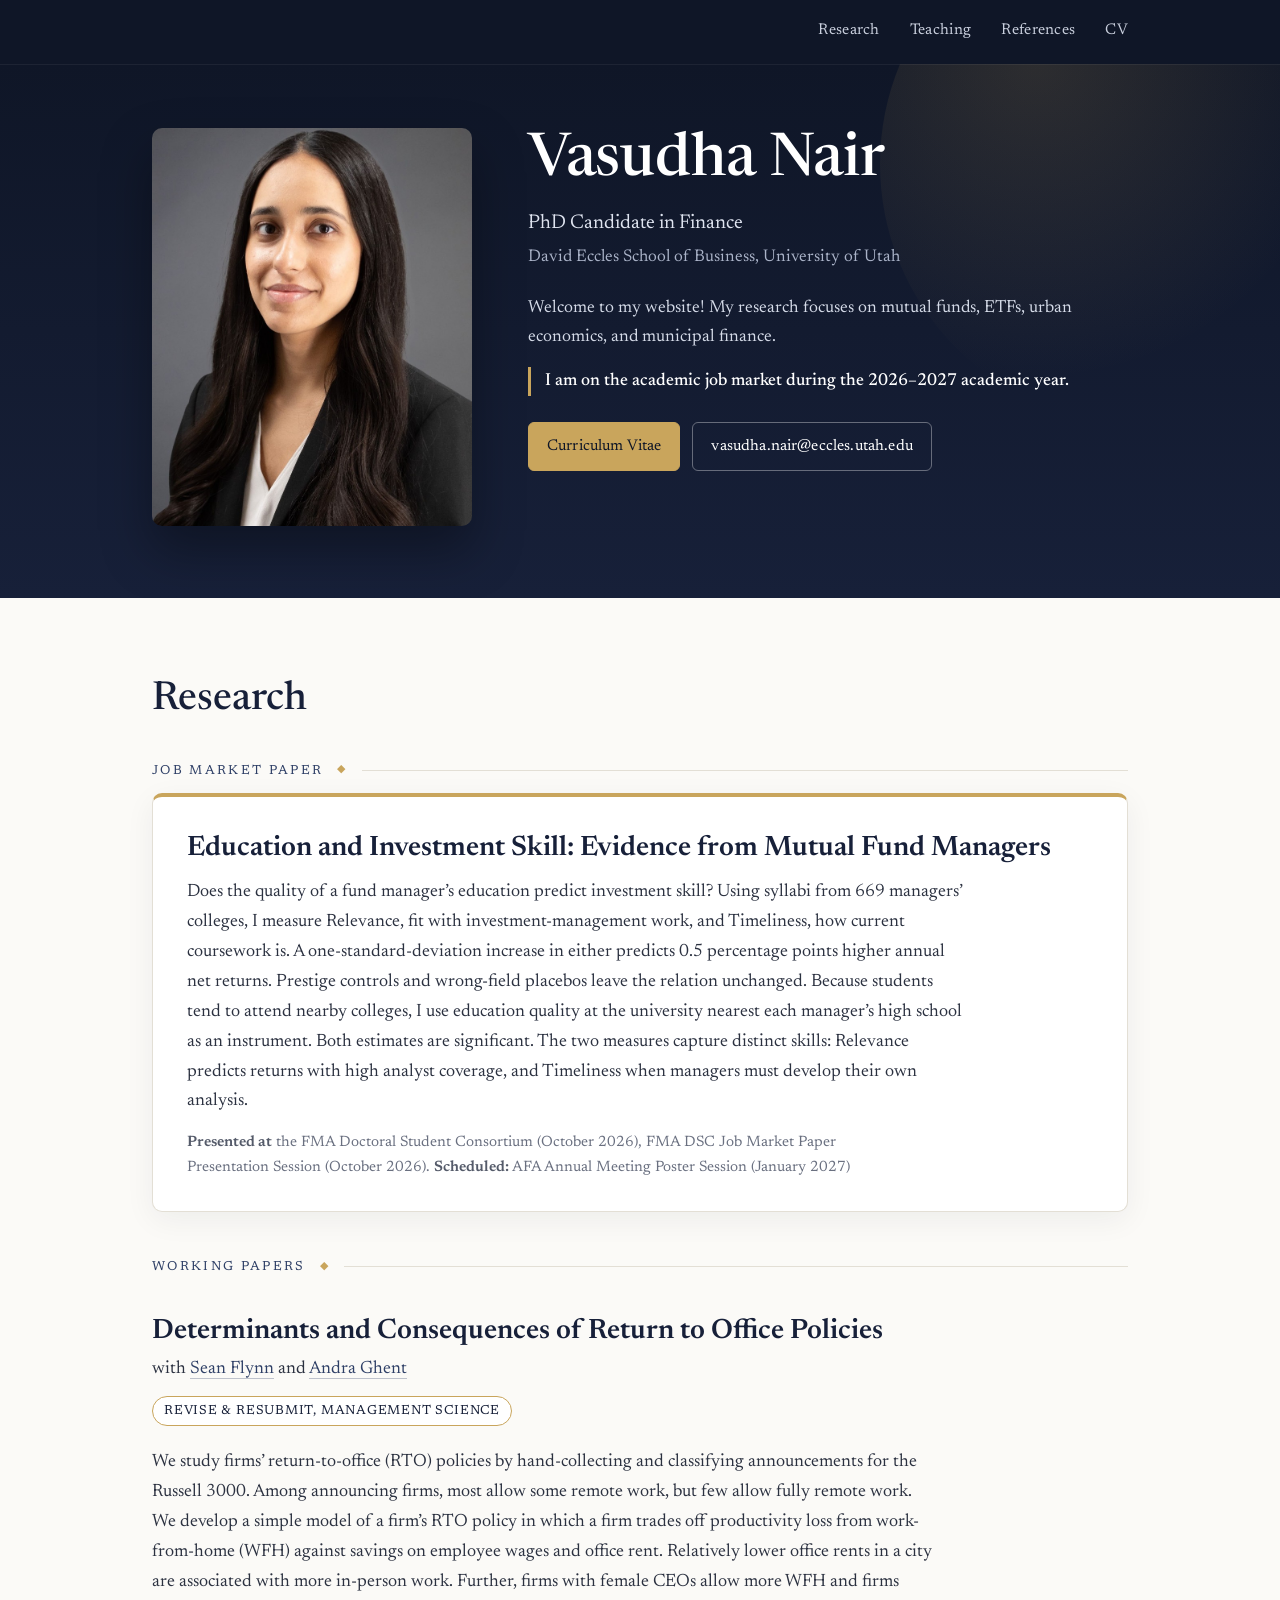
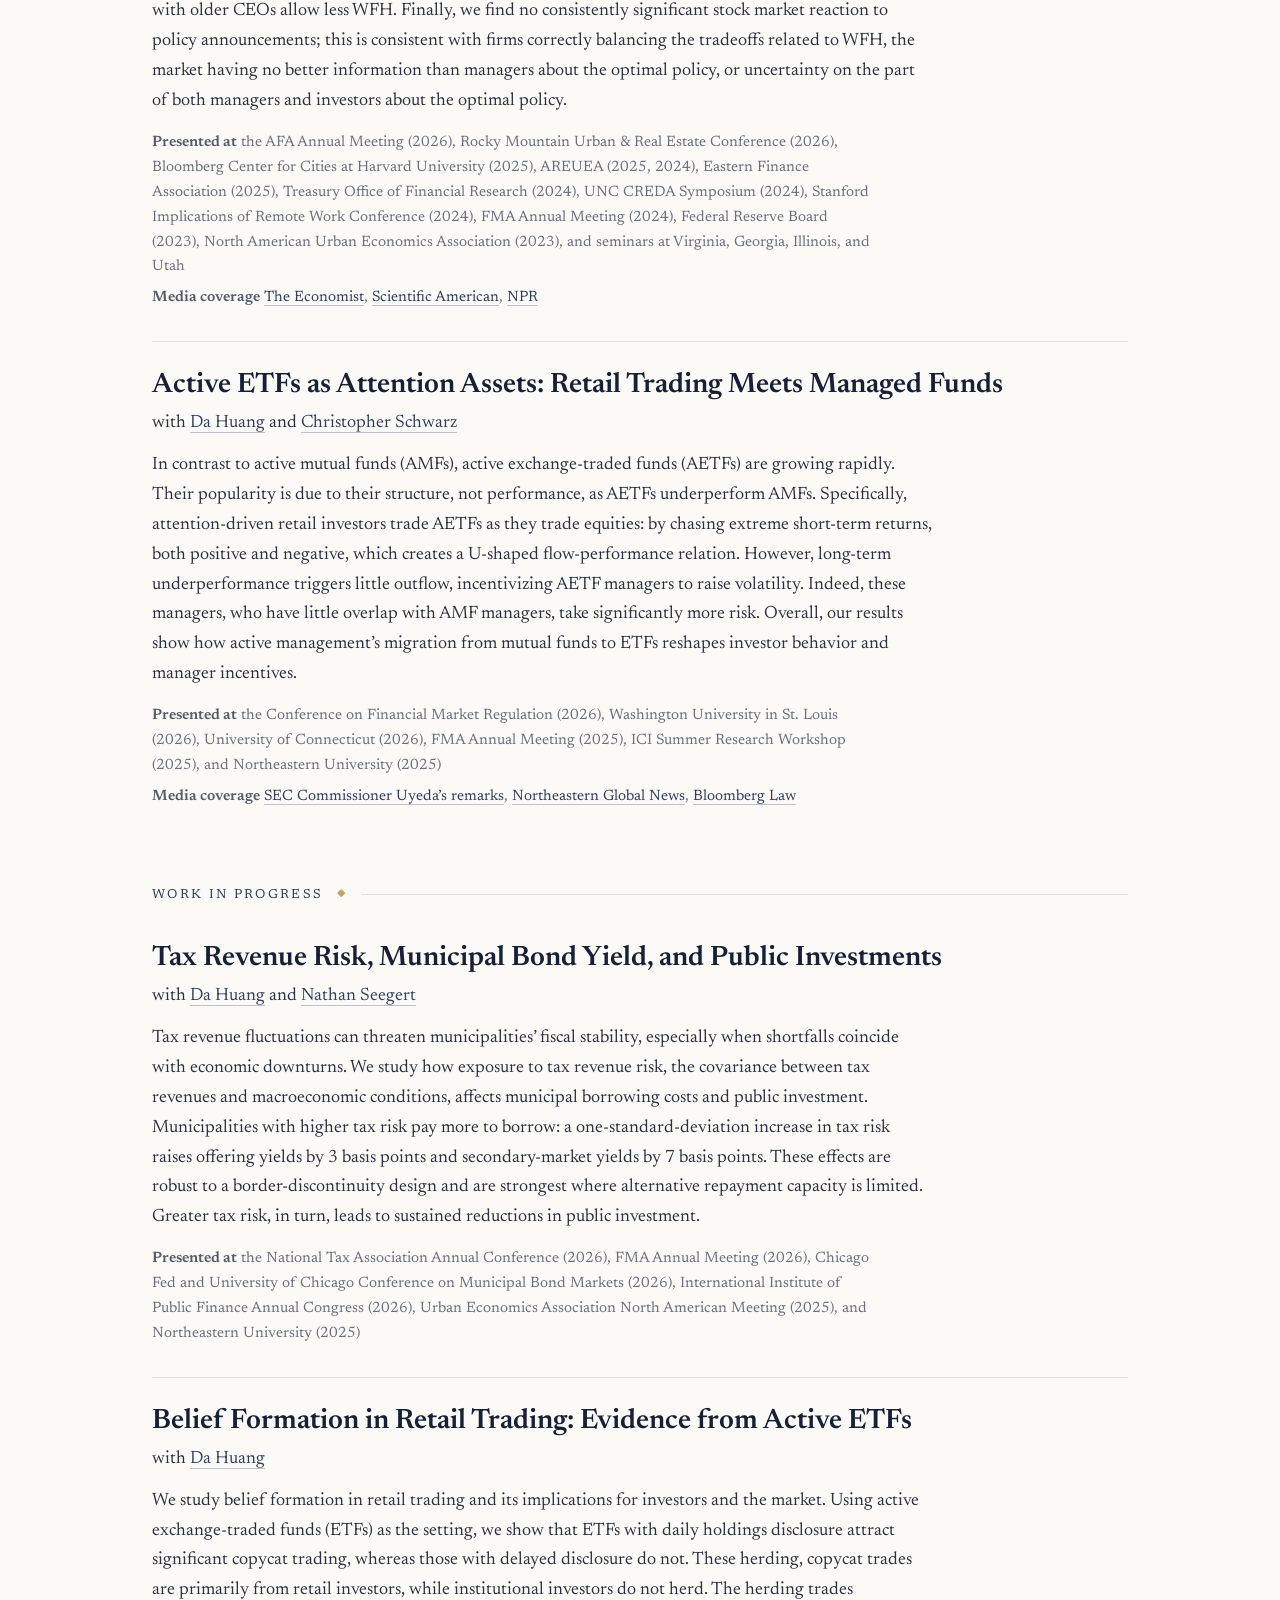
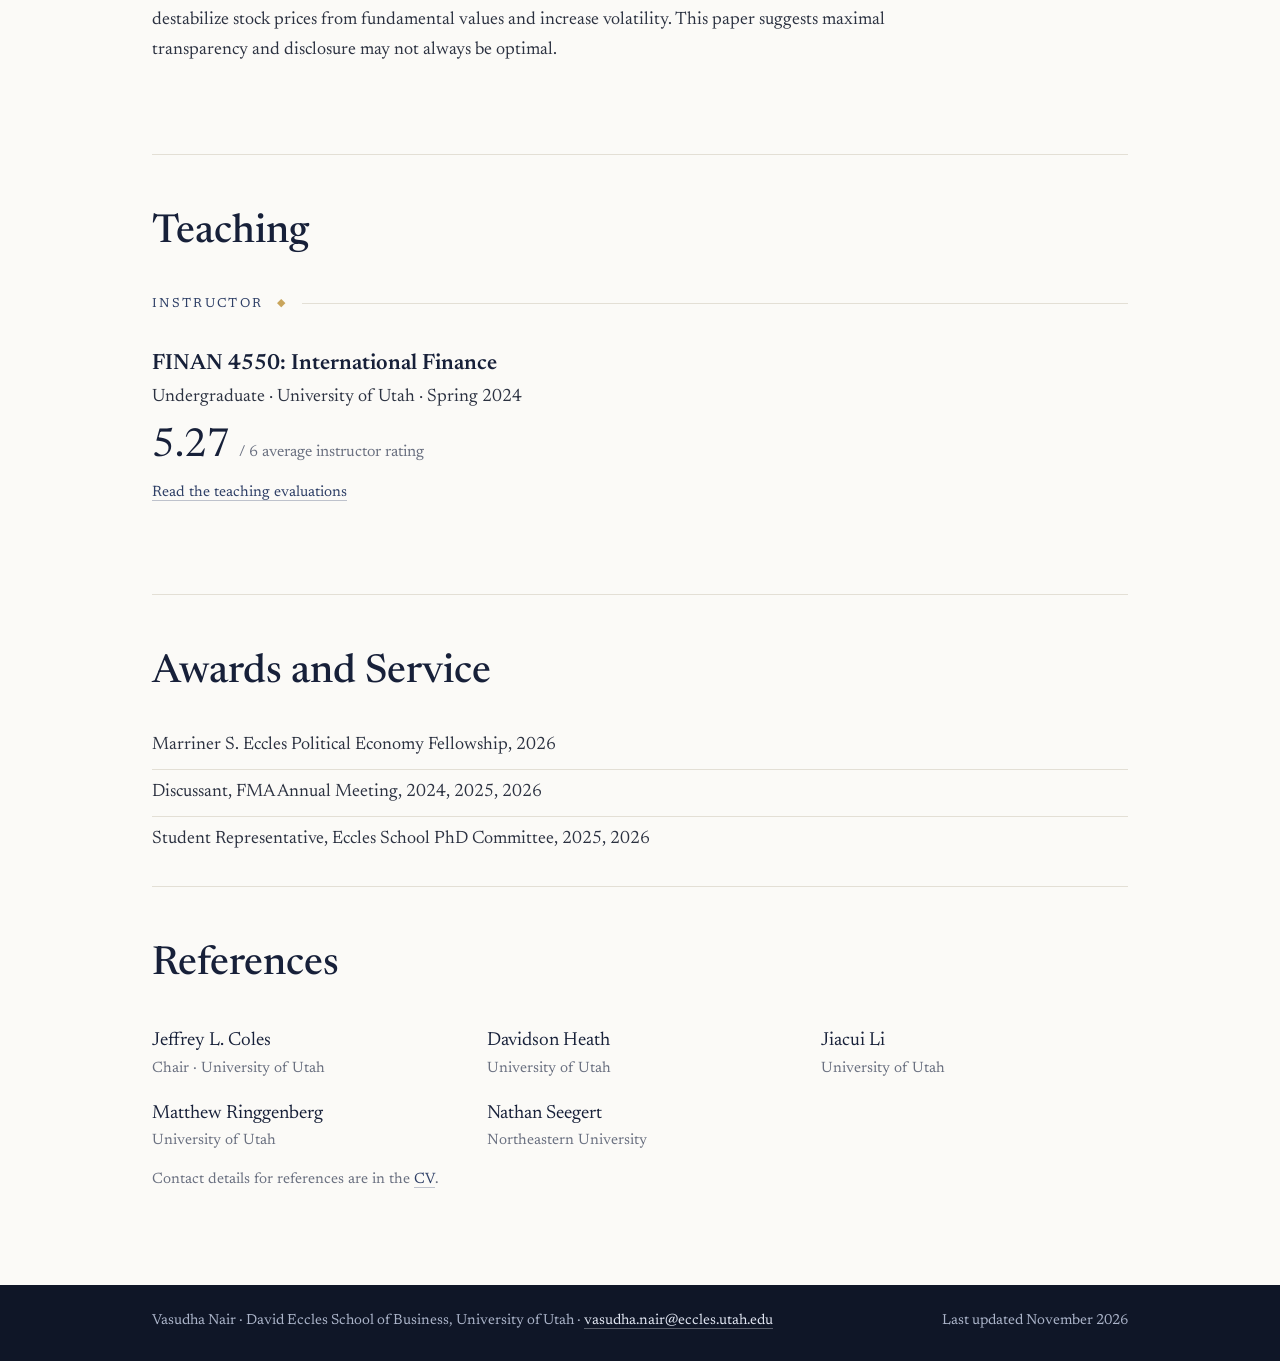
<file: teaching.html>
<!DOCTYPE html><html lang="en"><head><meta charset="utf-8"><title>Vasudha Nair</title>
<meta http-equiv="refresh" content="0; url=/#teaching"><link rel="canonical" href="https://www.vasudhanair.com/">
<script>location.replace("/#teaching");</script></head>
<body><p>Redirecting to <a href="/#teaching">vasudhanair.com/#teaching</a>.</p></body></html>
</file>
<file: styles.css>
:root{
  --navy-900:#0f1627; --navy-800:#172039; --navy-700:#22304f; --navy-600:#2e3f66;
  --gold:#c9a55c; --gold-soft:#e7d7b1;
  --cream:#f6f3ec; --paper:#fbfaf7; --white:#ffffff;
  --ink:#1a1f2b; --body:#2b3140; --muted:#6a7080; --rule:#e3dfd5;
}
*{box-sizing:border-box}
html{scroll-behavior:smooth}
body{margin:0;min-height:100vh;display:flex;flex-direction:column;background:var(--paper);color:var(--body);
  font-family:"Newsreader","Iowan Old Style",Georgia,serif;font-size:18px;line-height:1.66;font-optical-sizing:auto}
a{color:var(--navy-600);text-decoration:none;border-bottom:1px solid rgba(46,63,102,.3)}
a:hover{color:var(--navy-900);border-bottom-color:var(--navy-900)}
.wrap{max-width:1040px;margin:0 auto;padding:0 32px;width:100%}
h1,h2,h3,.display{font-family:"Newsreader","Iowan Old Style",Georgia,serif;font-optical-sizing:auto;letter-spacing:0}

/* top bar */
.bar{background:var(--navy-900);color:#fff}
.bar .wrap{display:flex;align-items:center;justify-content:space-between;height:64px}
.brand{font-family:"Newsreader",Georgia,serif;font-size:19px;font-weight:500;color:#fff;border:0;letter-spacing:.01em}
.brand:hover{color:var(--gold-soft)}
.nav{display:flex;gap:30px;font-size:15.5px;letter-spacing:.02em}
.nav a{color:#c9cfdd;border:0;padding:6px 0;border-bottom:2px solid transparent}
.nav a:hover{color:#fff}
.nav a.on{color:#fff;border-bottom-color:var(--gold)}

/* hero (home) */
.hero{background:linear-gradient(180deg,var(--navy-900) 0%,var(--navy-800) 100%);color:#e9ecf4;position:relative;overflow:hidden}
.hero::before{content:"";position:absolute;right:-120px;top:-160px;width:520px;height:520px;border-radius:50%;
  background:radial-gradient(circle at 30% 30%,rgba(201,165,92,.16),rgba(201,165,92,0) 62%);pointer-events:none}
.hero .wrap{display:grid;grid-template-columns:320px 1fr;gap:56px;align-items:center;padding-top:64px;padding-bottom:72px;position:relative}
.frame{position:relative;isolation:isolate}
.frame img{display:block;width:100%;border-radius:10px;box-shadow:0 24px 50px rgba(0,0,0,.35);position:relative;z-index:1}
.kicker{font-family:"Newsreader",Georgia,serif;font-size:13px;letter-spacing:.18em;text-transform:uppercase;color:var(--gold);margin:0 0 14px}
.hero h1{font-size:60px;font-weight:500;line-height:1.05;margin:0 0 14px;color:#fff;letter-spacing:-.005em}
.hero .title{font-size:20px;color:#dfe4f0;margin:0 0 4px}
.hero .affil{font-size:17px;color:#aab3c8;margin:0 0 22px}
.hero p.bio{font-size:17.5px;color:#d5dbe8;margin:0 0 14px;max-width:60ch}
.btns{margin-top:26px;display:flex;flex-wrap:wrap;gap:12px}
.btn{font-family:"Newsreader",Georgia,serif;font-size:15.5px;padding:11px 18px;border-radius:6px;border:1px solid rgba(255,255,255,.35);color:#fff;letter-spacing:.01em}
.btn:hover{background:rgba(255,255,255,.08);color:#fff;border-color:#fff}
.btn.primary{background:var(--gold);border-color:var(--gold);color:var(--navy-900)}
.btn.primary:hover{background:#d9b86f;border-color:#d9b86f;color:var(--navy-900)}

/* page header (sub pages) */
.pagehead{background:linear-gradient(180deg,var(--navy-900) 0%,var(--navy-800) 100%);color:#fff}
.pagehead .wrap{padding-top:52px;padding-bottom:52px}
.pagehead h1{font-size:46px;font-weight:500;margin:0;line-height:1.1}
.pagehead p{margin:10px 0 0;color:#b7bfd3;font-size:17.5px;max-width:70ch}

/* content */
main.wrap{padding-top:56px;padding-bottom:28px;flex:1 0 auto}
.label{font-size:13px;letter-spacing:.18em;text-transform:uppercase;color:var(--navy-600);margin:0 0 10px;display:flex;align-items:center;gap:14px}
.label::after{content:"";height:1px;flex:1;background:var(--rule)}
.label span{color:var(--gold);font-size:11px}
section{padding:10px 0 34px}
.entry{padding:26px 0 30px;border-bottom:1px solid var(--rule)}
.entry:last-child{border-bottom:0}
.entry h2{font-size:28px;font-weight:600;color:var(--navy-800);margin:0 0 6px;line-height:1.25}
.entry h2 a{border:0;color:var(--navy-800)}
.entry h2 a:hover{border-bottom:1.5px solid var(--gold)}
.entry h3{font-size:22px;font-weight:600;color:var(--navy-800);margin:0 0 4px;line-height:1.3}
.with{margin:0 0 6px;color:var(--body)}
.pill{display:inline-block;font-size:13px;letter-spacing:.06em;text-transform:uppercase;color:var(--navy-800);border:1px solid var(--gold);border-radius:999px;padding:3px 11px;margin:6px 8px 10px 0;background:#fff}
.pill.solid{background:var(--navy-800);color:#fff;border-color:var(--navy-800)}
.abstract{margin:12px 0 0;font-size:18px;color:var(--body);max-width:78ch}
.abstract strong{font-weight:600;color:var(--ink)}
.pres{margin:14px 0 0;color:var(--muted);font-size:15px;max-width:80ch}
.pres b{font-weight:600;color:#555b6a}

/* home lower sections */
.jmp{background:var(--white);border:1px solid var(--rule);border-top:4px solid var(--gold);border-radius:10px;padding:30px 34px 30px;box-shadow:0 8px 30px rgba(23,32,57,.06)}
.jmp h2{margin-top:4px}
.list{list-style:none;margin:0;padding:0}
.list li{padding:14px 0;border-bottom:1px solid var(--rule);display:grid;grid-template-columns:1fr auto;gap:16px;align-items:baseline}
.list li:last-child{border-bottom:0}
.list .t{font-family:"Newsreader",Georgia,serif;font-size:19px;color:var(--navy-800)}
.list .t a{border:0;color:var(--navy-800)}
.list .t a:hover{border-bottom:1.5px solid var(--gold)}
.list .c{color:var(--muted);font-size:15px;display:block}
.list .s{font-size:13px;letter-spacing:.06em;text-transform:uppercase;color:var(--navy-600);white-space:nowrap}
.refs{display:grid;grid-template-columns:repeat(3,1fr);gap:16px 28px}
.refs .name{font-family:"Newsreader",Georgia,serif;font-size:19px;color:var(--navy-800)}
.refs .inst{color:var(--muted);font-size:15px}
.note{color:var(--muted);font-size:15px;margin:14px 0 0}
ul.plain{list-style:none;padding:0;margin:0}
ul.plain li{padding:8px 0;border-bottom:1px solid var(--rule)}
ul.plain li:last-child{border-bottom:0}
.rating{font-family:"Newsreader",Georgia,serif;font-size:40px;color:var(--navy-800);line-height:1;margin:14px 0 2px}
.rating small{font-size:16px;color:var(--muted);font-family:"Newsreader",Georgia,serif}
.twocol{display:grid;grid-template-columns:1fr 1fr;gap:40px}

footer{background:var(--navy-900);color:#aab3c8;font-size:14.5px;flex-shrink:0;margin-top:30px}
footer .wrap{display:flex;justify-content:space-between;flex-wrap:wrap;gap:8px;padding-top:24px;padding-bottom:28px}
footer a{color:#dfe4f0;border-bottom-color:rgba(255,255,255,.3)}

@media (max-width:820px){
  body{font-size:16.5px}
  .bar .wrap{height:auto;padding-top:12px;padding-bottom:12px;flex-wrap:wrap;gap:8px}
  .nav{gap:18px;font-size:15px}
  .hero .wrap{grid-template-columns:1fr;gap:34px;padding-top:44px;padding-bottom:52px}
  .frame{max-width:250px}
  .hero h1{font-size:42px}
  .pagehead h1{font-size:36px}
  .entry h2{font-size:24px}
  .jmp{padding:22px 22px}
  .refs{grid-template-columns:1fr 1fr}
  .list li{grid-template-columns:1fr}
  .twocol{grid-template-columns:1fr}
}

/* one-page layout */
.bar{position:sticky;top:0;z-index:10;box-shadow:0 1px 0 rgba(255,255,255,.06)}
.block{scroll-margin-top:72px;padding-top:24px}
.block + .block{border-top:1px solid var(--rule);margin-top:24px;padding-top:56px}
.sechead{font-size:40px;font-weight:500;color:var(--navy-800);margin:0 0 28px;line-height:1.1}
.entry{scroll-margin-top:80px}
.entry.jmp{border-bottom:1px solid var(--rule);border-top:4px solid var(--gold);margin-top:12px}
@media (max-width:820px){
  .bar{position:sticky}
  .sechead{font-size:32px}
  .block{scroll-margin-top:100px}
}
.bar .wrap{justify-content:flex-end}
.hero .wrap{align-items:start}
.hero h1{margin-top:2px}
@media (max-width:820px){.bar .wrap{justify-content:flex-start}}
.hero p.bio.market{color:#fff;font-weight:500;border-left:3px solid var(--gold);padding-left:14px}
.pres + .pres{margin-top:6px}
</file>
